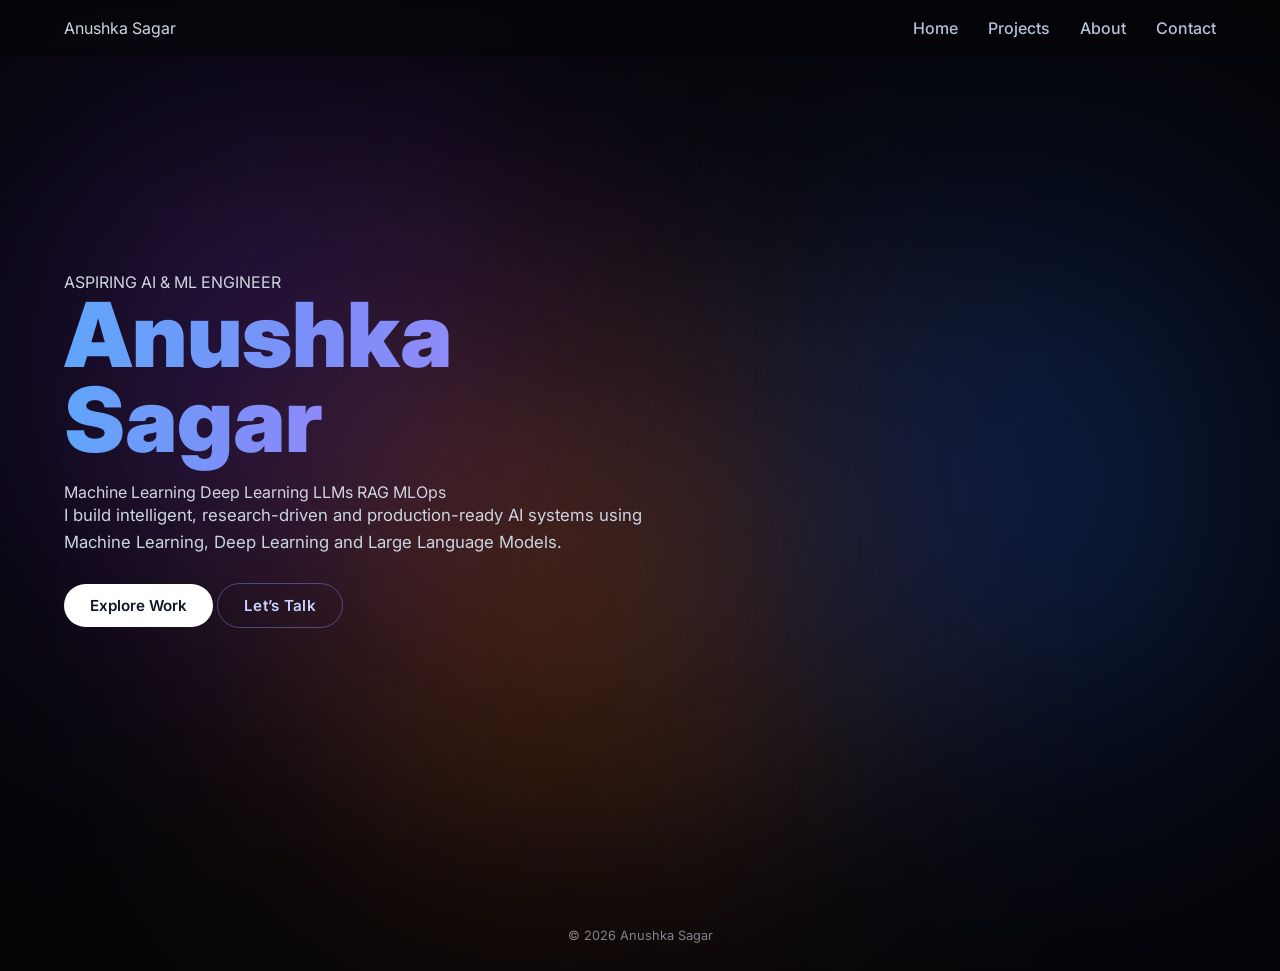
<file: index.html>
<!DOCTYPE html>
<html lang="en">
<head>
  <meta charset="UTF-8" />
  <meta name="viewport" content="width=device-width, initial-scale=1.0"/>
  <title>Anushka Sagar | AI ML Portfolio</title>

  <!-- Font -->
  <link href="https://fonts.googleapis.com/css2?family=Inter:wght@400;500;700;900&display=swap" rel="stylesheet">

  <!-- CSS -->
  <link rel="stylesheet" href="style.css">
</head>

<body>

<!-- BACKGROUND BLOBS -->
<div class="glow-bg">
  <span class="blob purple"></span>
  <span class="blob orange"></span>
  <span class="blob blue"></span>
</div>

<!-- NAVBAR -->
<header class="navbar">
  <div class="logo">Anushka Sagar</div>
  <nav>
    <a href="index.html">Home</a>
    <a href="projects.html">Projects</a>
    <a href="about.html">About</a>
    <a href="contact.html">Contact</a>
  </nav>
</header>

<!-- HERO -->
<section class="hero">
  <div class="hero-content">
    <p class="small-tag">ASPIRING AI & ML ENGINEER</p>

    <h1 class="hero-title">
      <span class="gradient-name">Anushka</span><br>
      <span class="gradient-name">Sagar</span>
    </h1>

    <div class="skills">
      <span>Machine Learning</span>
      <span>Deep Learning</span>
      <span>LLMs</span>
      <span>RAG</span>
      <span>MLOps</span>
    </div>

    <p class="hero-desc">
      I build intelligent, research-driven and production-ready AI systems
      using Machine Learning, Deep Learning and Large Language Models.
    </p>

    <div class="hero-actions">
      <a href="projects.html" class="btn primary">Explore Work</a>
      <a href="contact.html" class="btn ghost talk-btn">Let’s Talk</a>
    </div>
  </div>
</section>

<footer>
  © 2026 Anushka Sagar
</footer>

<!-- TORCH GLOW -->
<div class="cursor-glow"></div>

<!-- JS -->
<script src="script.js"></script>

</body>
</html>
</file>
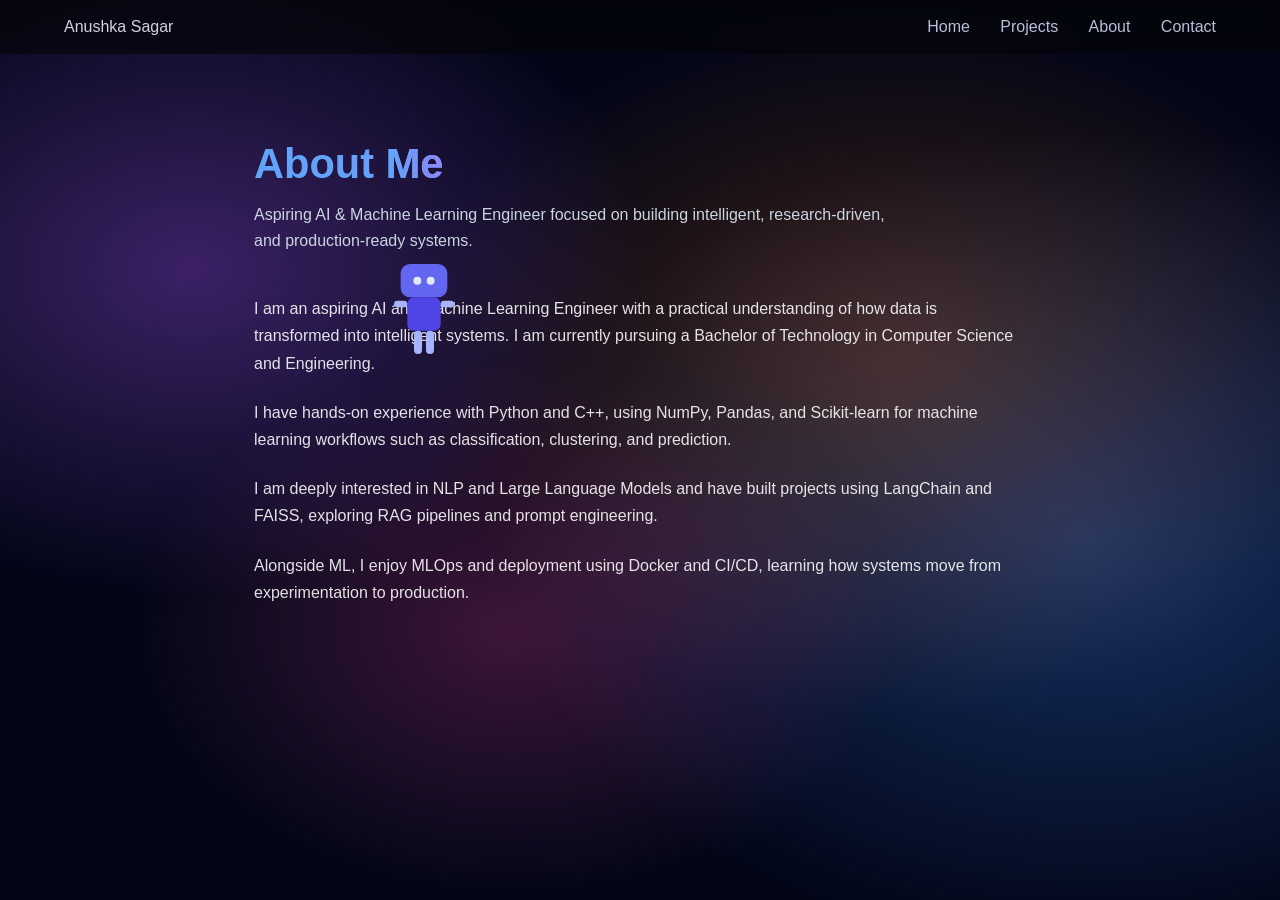
<file: about.html>
<!DOCTYPE html>
<html lang="en">
<head>
  <meta charset="UTF-8" />
  <meta name="viewport" content="width=device-width, initial-scale=1.0" />
  <title>About | Anushka Sagar</title>
  <link rel="stylesheet" href="style.css" />
</head>

<body>

<!-- AURORA BACKGROUND -->
<div class="aurora-bg"></div>

<!-- CURSOR TORCH -->
<div class="cursor-glow"></div>

<!-- NAVBAR -->
<header class="navbar">
  <div class="logo">Anushka Sagar</div>
  <nav>
    <a href="index.html">Home</a>
    <a href="projects.html">Projects</a>
    <a href="about.html" class="active">About</a>
    <a href="contact.html">Contact</a>
  </nav>
</header>

<!-- ABOUT PAGE -->
<main class="about-page">

  <section class="about-hero">
    <h1 class="section-title gradient-name">
      About <span class="gradient-name">Me</span>
    </h1>

    <p class="about-intro">
      Aspiring AI & Machine Learning Engineer focused on building
      intelligent, research-driven, and production-ready systems.
    </p>
  </section>

  <section class="about-content">
    <p>
      I am an aspiring AI and Machine Learning Engineer with a practical
      understanding of how data is transformed into intelligent systems.
      I am currently pursuing a Bachelor of Technology in Computer Science
      and Engineering.
    </p>

    <p>
      I have hands-on experience with Python and C++, using NumPy, Pandas,
      and Scikit-learn for machine learning workflows such as classification,
      clustering, and prediction.
    </p>

    <p>
      I am deeply interested in NLP and Large Language Models and have built
      projects using LangChain and FAISS, exploring RAG pipelines and prompt
      engineering.
    </p>

    <p>
      Alongside ML, I enjoy MLOps and deployment using Docker and CI/CD,
      learning how systems move from experimentation to production.
    </p>
  </section>

</main>

<!-- 🤖 INTERACTIVE ROBOT (SINGLE SOURCE OF TRUTH) -->
<!-- 🤖 ROBOT -->
<div id="robotAgent" class="robot-wrapper">
  <svg class="robot" viewBox="0 0 120 160" width="80">
    <rect x="25" y="0" width="70" height="50" rx="14" class="robot-head"/>
    <circle cx="50" cy="25" r="6" class="robot-eye"/>
    <circle cx="70" cy="25" r="6" class="robot-eye"/>

    <rect x="35" y="50" width="50" height="50" rx="10" class="robot-body"/>

    <rect x="15" y="55" width="20" height="10" rx="5" class="robot-arm left"/>
    <rect x="85" y="55" width="20" height="10" rx="5" class="robot-arm right"/>

    <rect x="45" y="100" width="12" height="35" rx="6" class="robot-leg left"/>
    <rect x="63" y="100" width="12" height="35" rx="6" class="robot-leg right"/>
  </svg>
</div>


<!-- ✅ SCRIPT (SAFE + INTERACTIVE) -->
<script>
document.addEventListener("DOMContentLoaded", () => {
  const robot = document.getElementById("robotAgent");
  if (!robot) return;

  let x = window.innerWidth * 0.3;
  let y = -120; // start above screen
  const ground = window.innerHeight - 140;
  let dir = 1;
  let state = "falling";

  function update() {
    robot.style.transform = `translate(${x}px, ${y}px) scaleX(${dir})`;
  }

  function fall() {
    y += 6;
    update();
    if (y < ground) {
      requestAnimationFrame(fall);
    } else {
      y = ground;
      state = "walking";
      robot.classList.add("walking");
      walk();
    }
  }

  function walk() {
    if (state !== "walking") return;
    x += dir * 0.6;
    if (x < 20 || x > window.innerWidth - 120) dir *= -1;
    update();
    requestAnimationFrame(walk);
  }

  // Hover reaction
  document.addEventListener("mousemove", (e) => {
    if (state !== "walking") return;
    const r = robot.getBoundingClientRect();
    if (Math.abs(e.clientX - r.left) < 120) {
      state = "paused";
      robot.classList.remove("walking");
      setTimeout(() => {
        state = "walking";
        robot.classList.add("walking");
        walk();
      }, 700);
    }
  });

  // Jump on click near
  document.addEventListener("click", (e) => {
    const r = robot.getBoundingClientRect();
    if (Math.abs(e.clientX - r.left) < 150) {
      robot.classList.add("jump");
      setTimeout(() => robot.classList.remove("jump"), 450);
    }
  });

  update();
  fall();
});
</script>


</body>
</html>
</file>
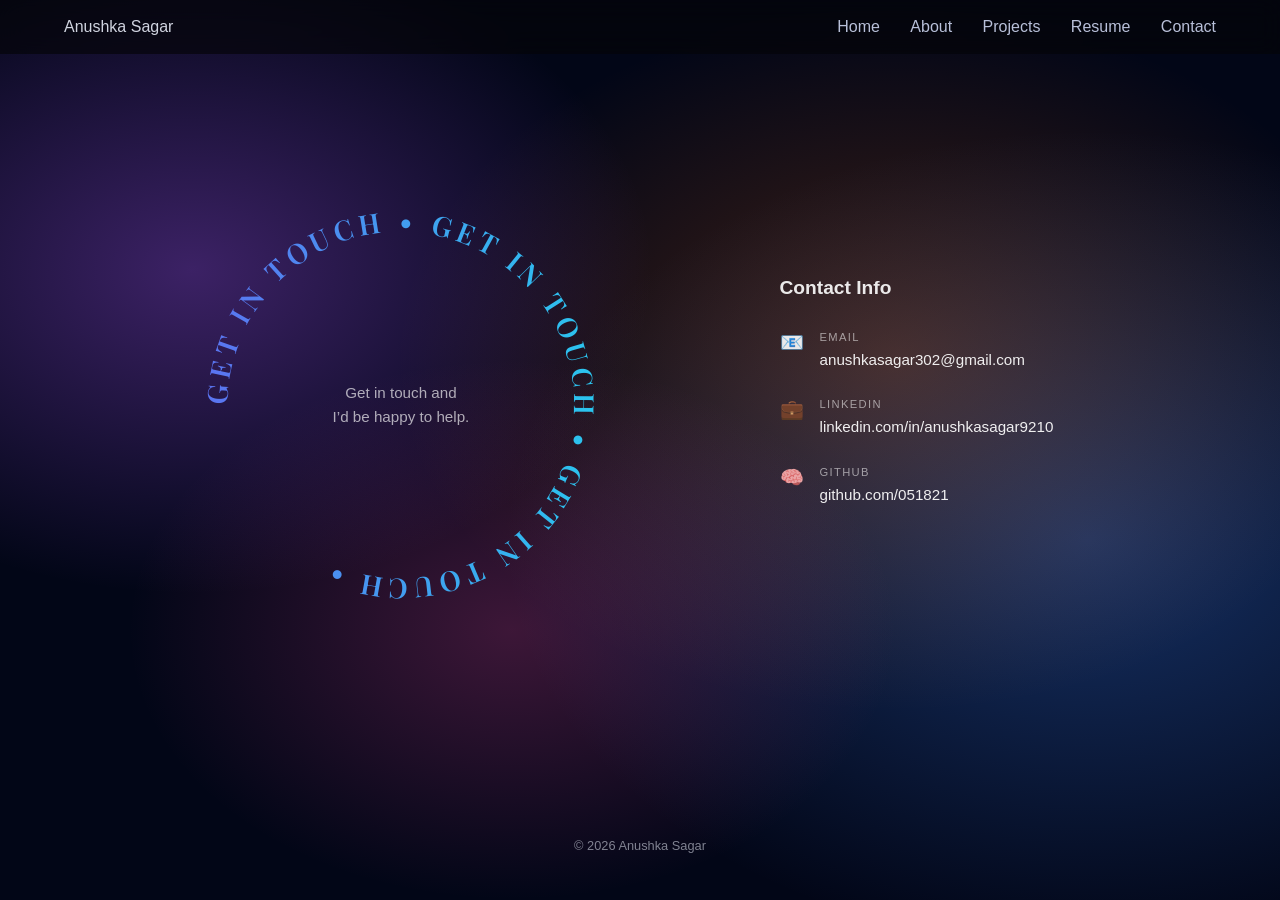
<file: contact.html>
<!DOCTYPE html>
<html lang="en">
<head>
  <meta charset="UTF-8" />
  <meta name="viewport" content="width=device-width, initial-scale=1.0"/>
  <title>Contact | Anushka Sagar</title>

  <link href="https://fonts.googleapis.com/css2?family=Playfair+Display:wght@400;600;700&display=swap" rel="stylesheet">
  <link rel="stylesheet" href="style.css" />
</head>
<body>
<div class="aurora-bg"></div>

<!-- AI BACKGROUND (same as index.html) -->
<div class="ai-bg">
  <span></span><span></span><span></span><span></span><span></span>
</div>

<!-- NAVBAR -->
<header class="navbar">
  <div class="logo">Anushka Sagar</div>
  <nav>
    <a href="index.html" class="nav-link">Home</a>
    <a href="about.html" class="nav-link">About</a>
    <a href="projects.html" class="nav-link">Projects</a>
    <a href="resume.pdf" target="_blank">Resume</a>
    <a href="contact.html" class="nav-link active">Contact</a>
  </nav>
</header>

<!-- CONTACT LAYOUT -->
<section class="contact-hero">

  <!-- LEFT: CURVED TEXT -->
  <div class="contact-curve">
    <svg viewBox="0 0 600 600">
      <defs>
        <linearGradient id="contactGradient" gradientUnits="userSpaceOnUse" x1="0" y1="0" x2="600" y2="0">
          <stop offset="0%" stop-color="#6366f1"/>
          <stop offset="100%" stop-color="#22d3ee"/>
        </linearGradient>

        <path id="curve"
          d="M 300,300
             m -200,0
             a 200,200 0 1,1 400,0
             a 200,200 0 1,1 -400,0" />
      </defs>

      <text width="600">
        <textPath xlink:href="#curve">
          GET IN TOUCH • GET IN TOUCH • GET IN TOUCH •
        </textPath>
      </text>
    </svg>

    <p class="contact-subtext">
      Get in touch and<br />I’d be happy to help.
    </p>
  </div>

  <!-- RIGHT: CONTACT INFO -->
  <div class="contact-info">
  <h3>Contact Info</h3>

  <div class="contact-item">
    <span class="icon">📧</span>
    <div>
      <span class="label">Email</span>
      <a href="mailto:anushkasagar302@gmail.com">
        anushkasagar302@gmail.com
      </a>
    </div>
  </div>

  <div class="contact-item">
    <span class="icon">💼</span>
    <div>
      <span class="label">LinkedIn</span>
      <a href="https://www.linkedin.com/in/anushkasagar9210/" target="_blank">
        linkedin.com/in/anushkasagar9210
      </a>
    </div>
  </div>

  <div class="contact-item">
    <span class="icon">🧠</span>
    <div>
      <span class="label">GitHub</span>
      <a href="https://github.com/051821" target="_blank">
        github.com/051821
      </a>
    </div>
  </div>
</div>


</section>
<!-- FOOTER -->
<footer>
  <p>© 2026 Anushka Sagar</p>
</footer>
<div class="cursor-glow"></div>
<script src="script.js"></script>
</body>
</html>
</file>
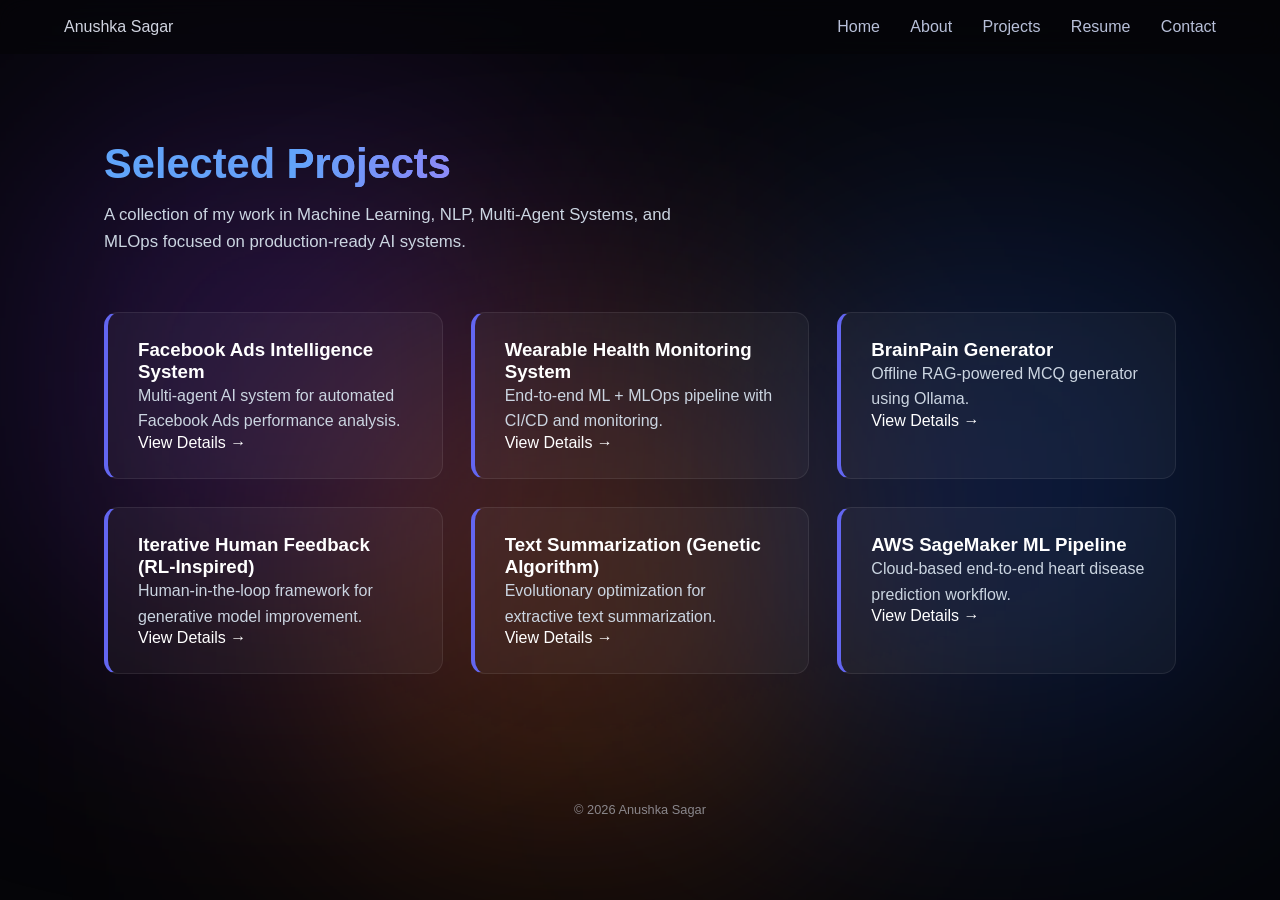
<file: projects.html>
<!DOCTYPE html>
<html lang="en">
<head>
  <meta charset="UTF-8" />
  <meta name="viewport" content="width=device-width, initial-scale=1.0"/>
  <title>Projects | Anushka Sagar</title>

  <link rel="stylesheet" href="style.css" />
</head>
<body>

<!-- BACKGROUND GLOW (same as index) -->
<div class="glow-bg">
  <div class="blob purple"></div>
  <div class="blob orange"></div>
  <div class="blob blue"></div>
</div>

<!-- NAVBAR -->
<header class="navbar">
  <div class="logo">Anushka Sagar</div>
  <nav>
    <a href="index.html">Home</a>
    <a href="about.html">About</a>
    <a href="projects.html" class="active">Projects</a>
    <a href="resume.pdf" target="_blank">Resume</a>
    <a href="contact.html">Contact</a>
  </nav>
</header>

<!-- PROJECTS -->
<section class="projects-page">
<h3 class="section-title gradient-name">
  Selected <span class="gradient-name">Projects</span>
</h3>

  <p class="hero-desc">
    A collection of my work in Machine Learning, NLP, Multi-Agent Systems,
    and MLOps focused on production-ready AI systems.
  </p>

  <div class="projects-grid">

    <a href="projects/facebook-ads.html" class="project-card ">
      <h3>Facebook Ads Intelligence System</h3>
      <p>Multi-agent AI system for automated Facebook Ads performance analysis.</p>
      <span class="project-link">View Details →</span>
    </a>

    <a href="projects/wearable-health.html" class="project-card">
      <h3>Wearable Health Monitoring System</h3>
      <p>End-to-end ML + MLOps pipeline with CI/CD and monitoring.</p>
      <span class="project-link">View Details →</span>
    </a>

    <a href="projects/brainpain.html" class="project-card">
      <h3>BrainPain Generator</h3>
      <p>Offline RAG-powered MCQ generator using Ollama.</p>
      <span class="project-link">View Details →</span>
    </a>

    <a href="projects/ihf-rl.html" class="project-card">
      <h3>Iterative Human Feedback (RL-Inspired)</h3>
      <p>Human-in-the-loop framework for generative model improvement.</p>
      <span class="project-link">View Details →</span>
    </a>

    <a href="projects/text-summarization.html" class="project-card">
      <h3>Text Summarization (Genetic Algorithm)</h3>
      <p>Evolutionary optimization for extractive text summarization.</p>
      <span class="project-link">View Details →</span>
    </a>

    <a href="projects/sagemaker.html" class="project-card">
      <h3>AWS SageMaker ML Pipeline</h3>
      <p>Cloud-based end-to-end heart disease prediction workflow.</p>
      <span class="project-link">View Details →</span>
    </a>

  </div>
</section>

<footer>
  © 2026 Anushka Sagar
</footer>

</body>
</html>
</file>
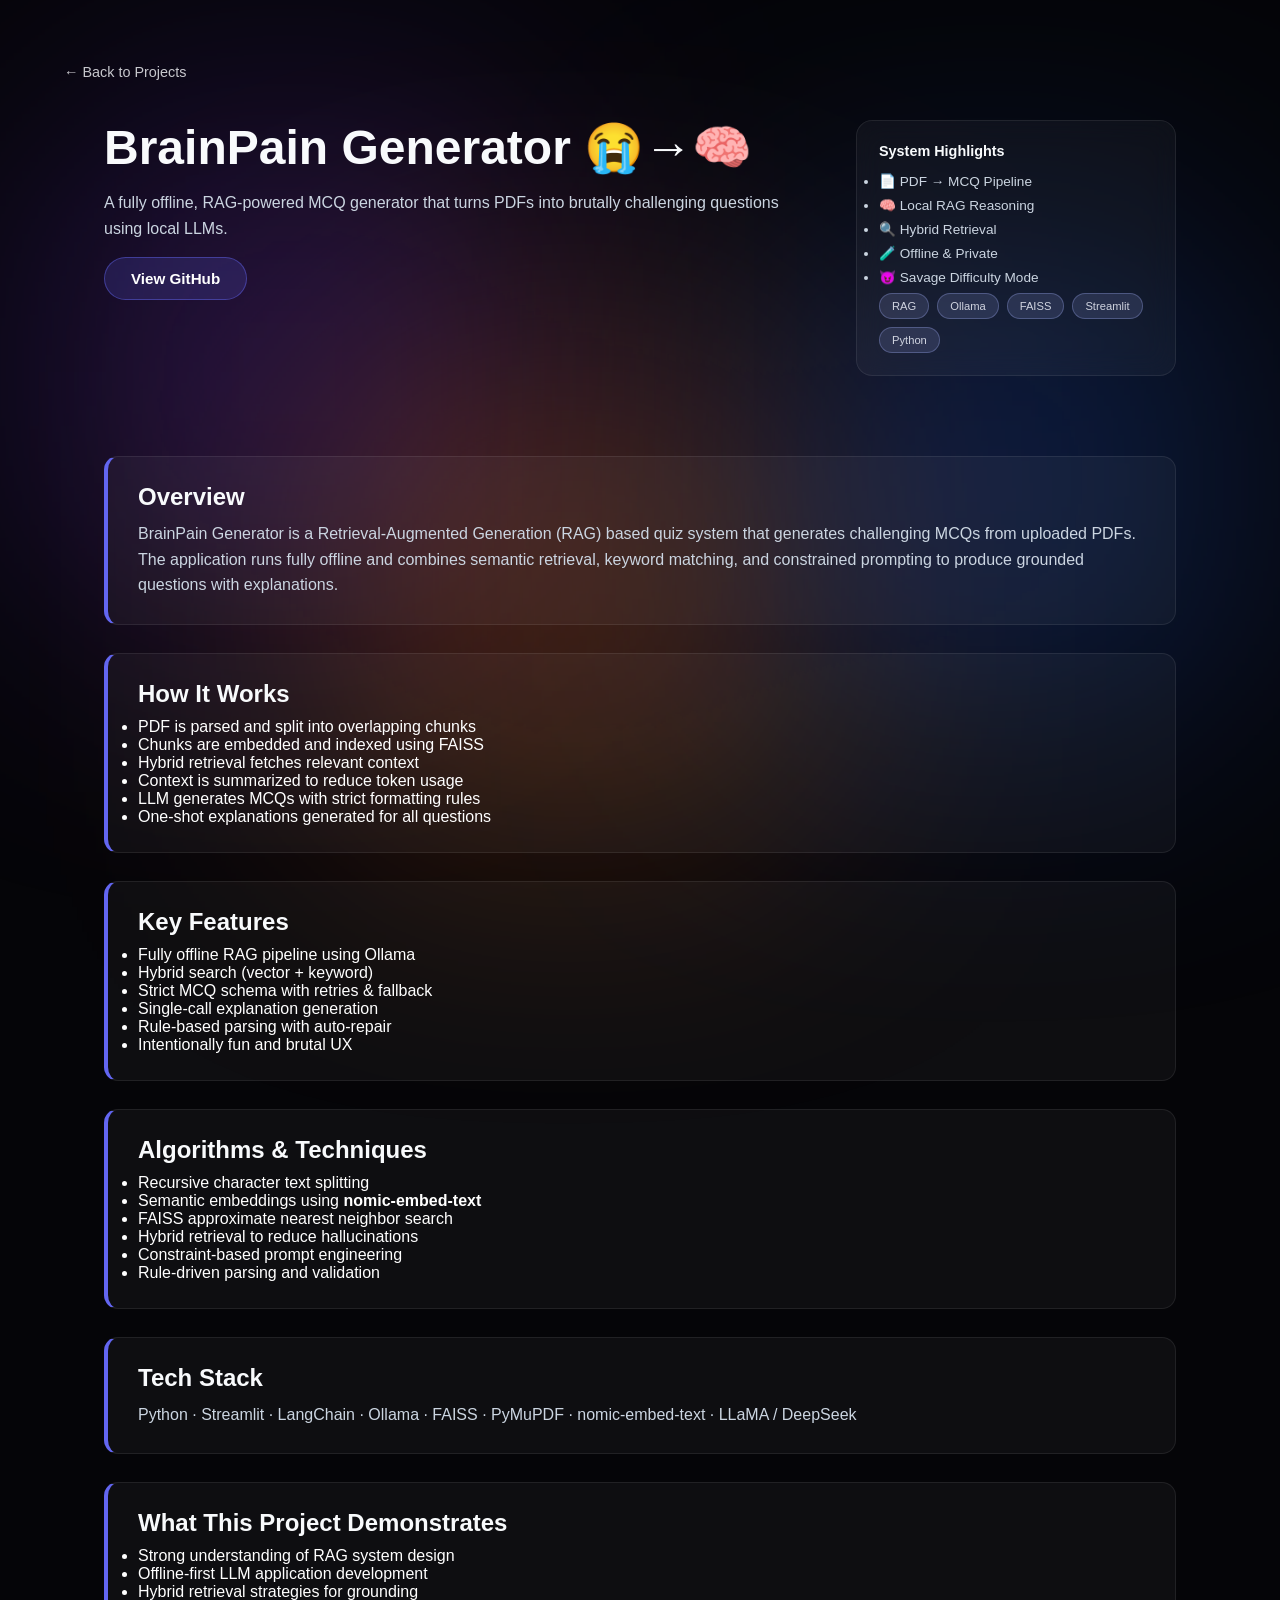
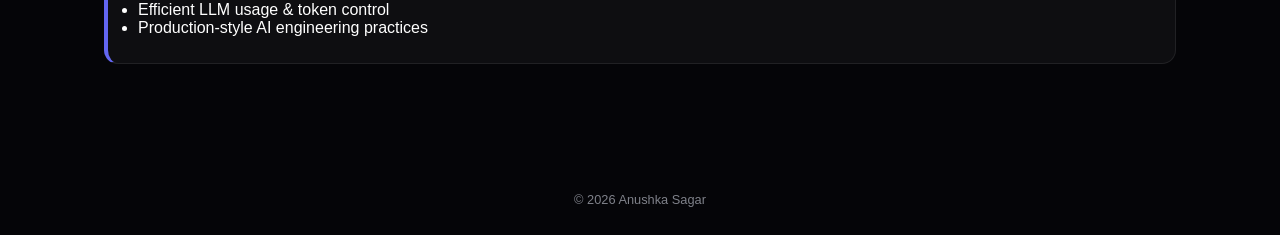
<file: projects/brainpain.html>
<!DOCTYPE html>
<html lang="en">
<head>
  <meta charset="UTF-8" />
  <meta name="viewport" content="width=device-width, initial-scale=1.0"/>
  <title>BrainPain Generator | Anushka Sagar</title>

  <link rel="stylesheet" href="../style.css" />
</head>
<body>

<!-- BACKGROUND GLOW (SAME AS OTHER PROJECT) -->
<div class="glow-bg">
  <div class="blob purple"></div>
  <div class="blob orange"></div>
  <div class="blob blue"></div>
</div>

<!-- TOP NAV (SAME STRUCTURE) -->
<header class="project-nav">
  <a href="../projects.html" class="back-link">← Back to Projects</a>
</header>

<!-- HERO -->
<section class="project-hero">
  <div class="project-hero-layout">

    <!-- LEFT CONTENT -->
    <div class="project-hero-main">
      <h1>BrainPain Generator 😭→🧠</h1>

      <p class="project-tagline">
        A fully offline, RAG-powered MCQ generator that turns PDFs into
        brutally challenging questions using local LLMs.
      </p>

      <a
        href="https://github.com/051821/BrainPain-Generater"
        target="_blank"
        class="btn github-btn"
      >
        View GitHub
      </a>
    </div>

    <!-- RIGHT SIDE PANEL (MATCHES ADS PROJECT STYLE) -->
    <div class="project-side-panel">
      <h4>System Highlights</h4>
      <ul>
        <li>📄 PDF → MCQ Pipeline</li>
        <li>🧠 Local RAG Reasoning</li>
        <li>🔍 Hybrid Retrieval</li>
        <li>🧪 Offline & Private</li>
        <li>😈 Savage Difficulty Mode</li>
      </ul>

      <div class="tech-tags">
        <span>RAG</span>
        <span>Ollama</span>
        <span>FAISS</span>
        <span>Streamlit</span>
        <span>Python</span>
      </div>
    </div>

  </div>
</section>

<!-- CONTENT -->
<main class="project-content">

  <section class="project-card">
    <h2>Overview</h2>
    <p>
      BrainPain Generator is a Retrieval-Augmented Generation (RAG) based quiz system
      that generates challenging MCQs from uploaded PDFs. The application runs fully
      offline and combines semantic retrieval, keyword matching, and constrained
      prompting to produce grounded questions with explanations.
    </p>
  </section>

  <section class="project-card">
    <h2>How It Works</h2>
    <ul>
      <li>PDF is parsed and split into overlapping chunks</li>
      <li>Chunks are embedded and indexed using FAISS</li>
      <li>Hybrid retrieval fetches relevant context</li>
      <li>Context is summarized to reduce token usage</li>
      <li>LLM generates MCQs with strict formatting rules</li>
      <li>One-shot explanations generated for all questions</li>
    </ul>
  </section>

  <section class="project-card">
    <h2>Key Features</h2>
    <ul>
      <li>Fully offline RAG pipeline using Ollama</li>
      <li>Hybrid search (vector + keyword)</li>
      <li>Strict MCQ schema with retries & fallback</li>
      <li>Single-call explanation generation</li>
      <li>Rule-based parsing with auto-repair</li>
      <li>Intentionally fun and brutal UX</li>
    </ul>
  </section>

  <section class="project-card">
    <h2>Algorithms & Techniques</h2>
    <ul>
      <li>Recursive character text splitting</li>
      <li>Semantic embeddings using <strong>nomic-embed-text</strong></li>
      <li>FAISS approximate nearest neighbor search</li>
      <li>Hybrid retrieval to reduce hallucinations</li>
      <li>Constraint-based prompt engineering</li>
      <li>Rule-driven parsing and validation</li>
    </ul>
  </section>

  <section class="project-card">
    <h2>Tech Stack</h2>
    <p>
      Python · Streamlit · LangChain · Ollama · FAISS · PyMuPDF ·
      nomic-embed-text · LLaMA / DeepSeek
    </p>
  </section>

  <section class="project-card">
    <h2>What This Project Demonstrates</h2>
    <ul>
      <li>Strong understanding of RAG system design</li>
      <li>Offline-first LLM application development</li>
      <li>Hybrid retrieval strategies for grounding</li>
      <li>Efficient LLM usage & token control</li>
      <li>Production-style AI engineering practices</li>
    </ul>
  </section>

</main>

<footer>
  <p>© 2026 Anushka Sagar</p>
</footer>

</body>
</html>
</file>
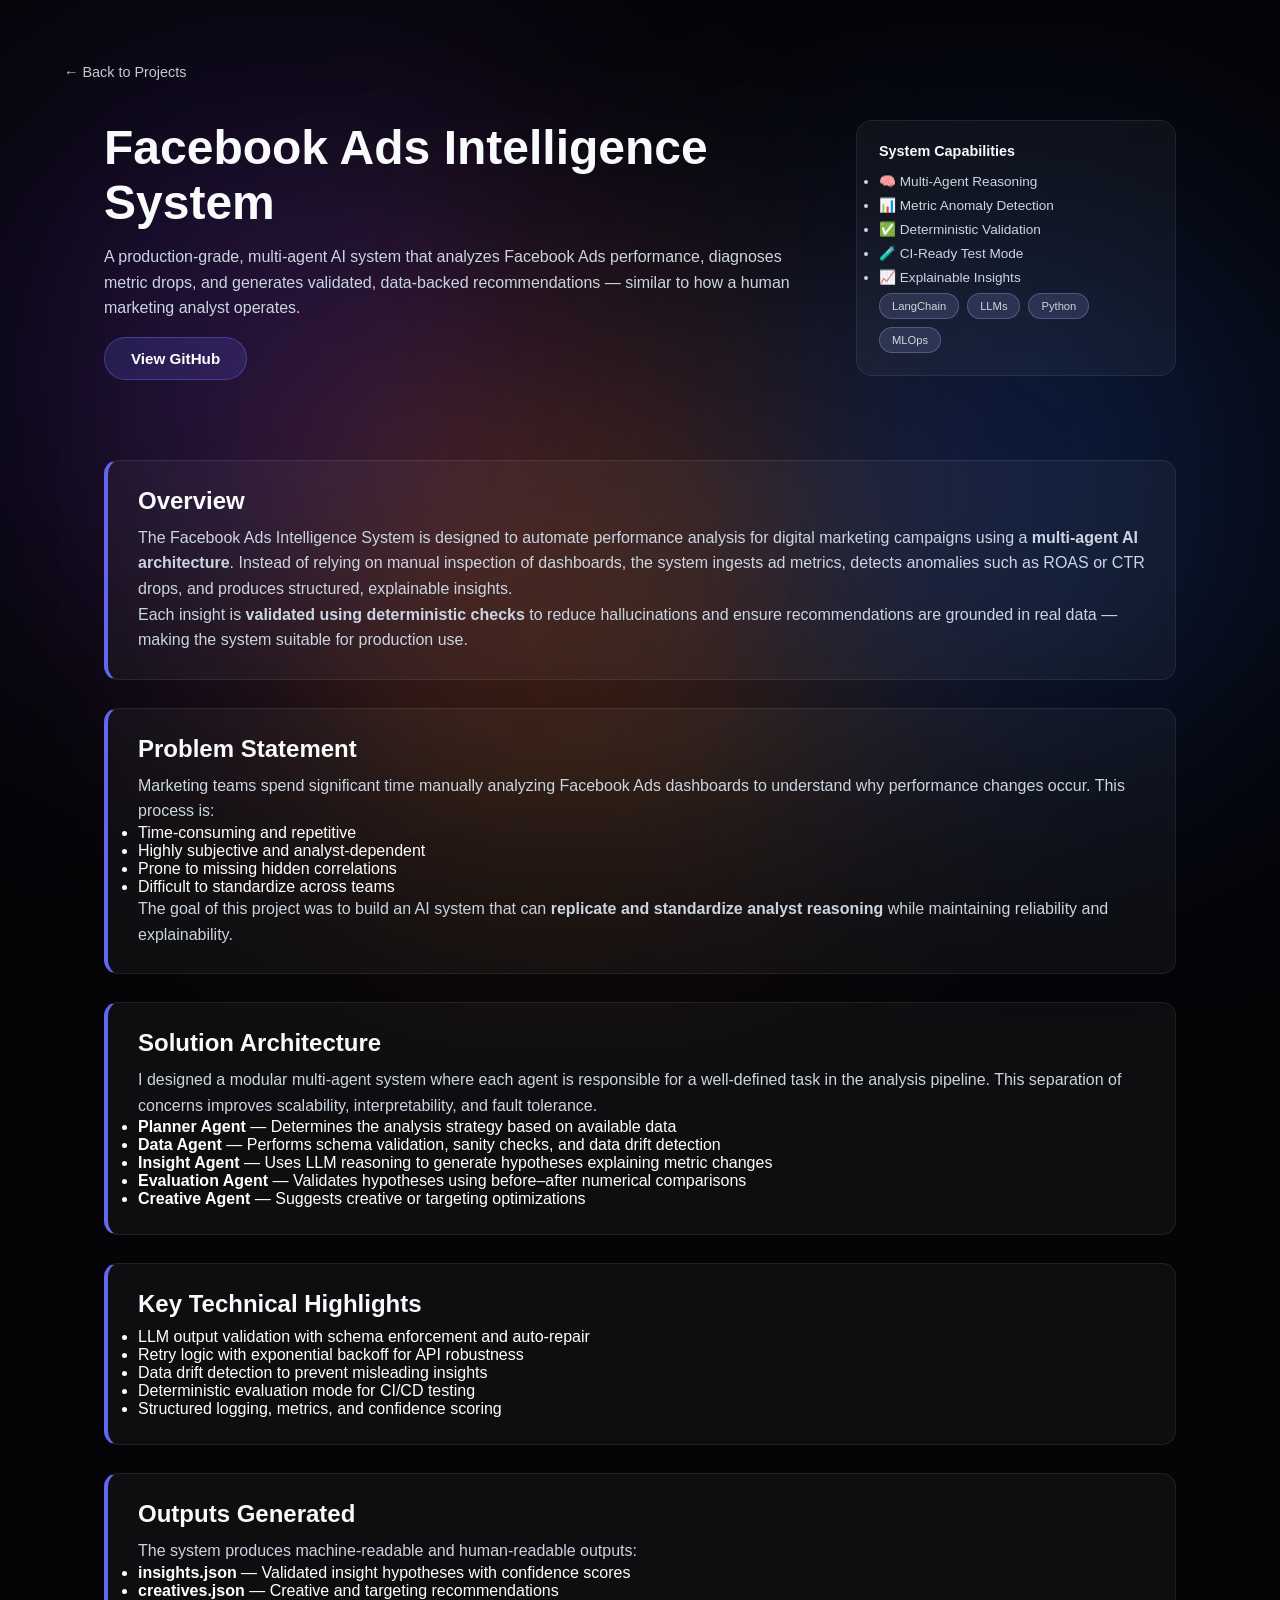
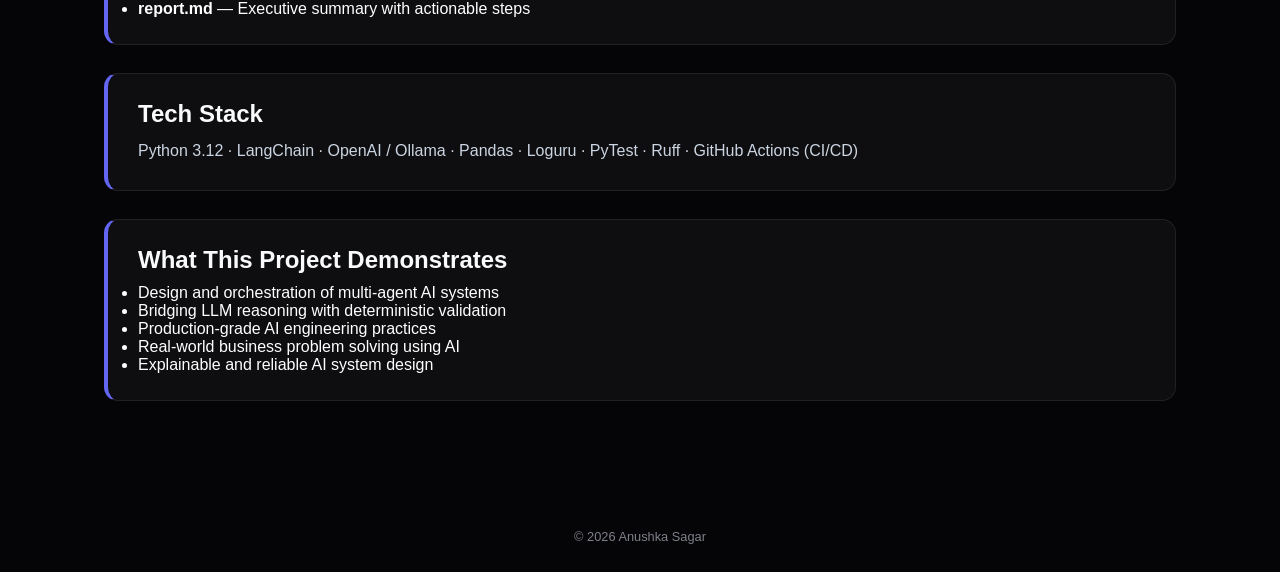
<file: projects/facebook-ads.html>
<!DOCTYPE html>
<html lang="en">
<head>
  <meta charset="UTF-8" />
  <meta name="viewport" content="width=device-width, initial-scale=1.0"/>
  <title>Facebook Ads Intelligence System | Anushka Sagar</title>

  <link rel="stylesheet" href="../style.css" />
</head>
<body>

<!-- BACKGROUND GLOW -->
<div class="glow-bg">
  <div class="blob purple"></div>
  <div class="blob orange"></div>
  <div class="blob blue"></div>
</div>

<!-- TOP NAV -->
<header class="project-nav">
  <a href="file:///C:/portfolio/projects.html" class="back-link">← Back to Projects</a>
</header>

<!-- HERO -->
<section class="project-hero">
  <div class="project-hero-layout">
    
    <div class="project-hero-main">
      <h1>Facebook Ads Intelligence System</h1>
      <p class="project-tagline">
        A production-grade, multi-agent AI system that analyzes Facebook Ads performance,
        diagnoses metric drops, and generates validated, data-backed recommendations —
        similar to how a human marketing analyst operates.
      </p>

      <a href="https://github.com/051821/Multiagent-Fb-ad-analysis"
         target="_blank"
         class="btn github-btn">
        View GitHub
      </a>
    </div>

    <div class="project-side-panel">
      <h4>System Capabilities</h4>
      <ul>
        <li>🧠 Multi-Agent Reasoning</li>
        <li>📊 Metric Anomaly Detection</li>
        <li>✅ Deterministic Validation</li>
        <li>🧪 CI-Ready Test Mode</li>
        <li>📈 Explainable Insights</li>
      </ul>

      <div class="tech-tags">
        <span>LangChain</span>
        <span>LLMs</span>
        <span>Python</span>
        <span>MLOps</span>
      </div>
    </div>

  </div>
</section>


<!-- CONTENT -->
<main class="project-content">

  <!-- OVERVIEW -->
  <section class="project-card">
    <h2>Overview</h2>
    <p>
      The Facebook Ads Intelligence System is designed to automate performance analysis
      for digital marketing campaigns using a <strong>multi-agent AI architecture</strong>.
      Instead of relying on manual inspection of dashboards, the system ingests ad metrics,
      detects anomalies such as ROAS or CTR drops, and produces structured, explainable insights.
    </p>

    <p>
      Each insight is <strong>validated using deterministic checks</strong> to reduce hallucinations
      and ensure recommendations are grounded in real data — making the system suitable
      for production use.
    </p>
  </section>

  <!-- PROBLEM -->
  <section class="project-card">
    <h2>Problem Statement</h2>
    <p>
      Marketing teams spend significant time manually analyzing Facebook Ads dashboards
      to understand why performance changes occur. This process is:
    </p>

    <ul>
      <li>Time-consuming and repetitive</li>
      <li>Highly subjective and analyst-dependent</li>
      <li>Prone to missing hidden correlations</li>
      <li>Difficult to standardize across teams</li>
    </ul>

    <p>
      The goal of this project was to build an AI system that can
      <strong>replicate and standardize analyst reasoning</strong>
      while maintaining reliability and explainability.
    </p>
  </section>

  <!-- ARCHITECTURE -->
  <section class="project-card">
    <h2>Solution Architecture</h2>
    <p>
      I designed a modular multi-agent system where each agent is responsible for a
      well-defined task in the analysis pipeline. This separation of concerns improves
      scalability, interpretability, and fault tolerance.
    </p>

    <ul>
      <li>
        <strong>Planner Agent</strong> — Determines the analysis strategy based on available data
      </li>
      <li>
        <strong>Data Agent</strong> — Performs schema validation, sanity checks, and data drift detection
      </li>
      <li>
        <strong>Insight Agent</strong> — Uses LLM reasoning to generate hypotheses explaining metric changes
      </li>
      <li>
        <strong>Evaluation Agent</strong> — Validates hypotheses using before–after numerical comparisons
      </li>
      <li>
        <strong>Creative Agent</strong> — Suggests creative or targeting optimizations
      </li>
    </ul>
  </section>

  <!-- TECH HIGHLIGHTS -->
  <section class="project-card">
    <h2>Key Technical Highlights</h2>
    <ul>
      <li>LLM output validation with schema enforcement and auto-repair</li>
      <li>Retry logic with exponential backoff for API robustness</li>
      <li>Data drift detection to prevent misleading insights</li>
      <li>Deterministic evaluation mode for CI/CD testing</li>
      <li>Structured logging, metrics, and confidence scoring</li>
    </ul>
  </section>

  <!-- OUTPUTS -->
  <section class="project-card">
    <h2>Outputs Generated</h2>
    <p>The system produces machine-readable and human-readable outputs:</p>

    <ul>
      <li><strong>insights.json</strong> — Validated insight hypotheses with confidence scores</li>
      <li><strong>creatives.json</strong> — Creative and targeting recommendations</li>
      <li><strong>report.md</strong> — Executive summary with actionable steps</li>
    </ul>
  </section>

  <!-- TECH STACK -->
  <section class="project-card">
    <h2>Tech Stack</h2>
    <p>
      Python 3.12 · LangChain · OpenAI / Ollama · Pandas · Loguru · PyTest · Ruff ·
      GitHub Actions (CI/CD)
    </p>
  </section>

  <!-- TAKEAWAYS -->
  <section class="project-card">
    <h2>What This Project Demonstrates</h2>
    <ul>
      <li>Design and orchestration of multi-agent AI systems</li>
      <li>Bridging LLM reasoning with deterministic validation</li>
      <li>Production-grade AI engineering practices</li>
      <li>Real-world business problem solving using AI</li>
      <li>Explainable and reliable AI system design</li>
    </ul>
  </section>

</main>

<footer>
  <p>© 2026 Anushka Sagar</p>
</footer>

</body>
</html>
</file>
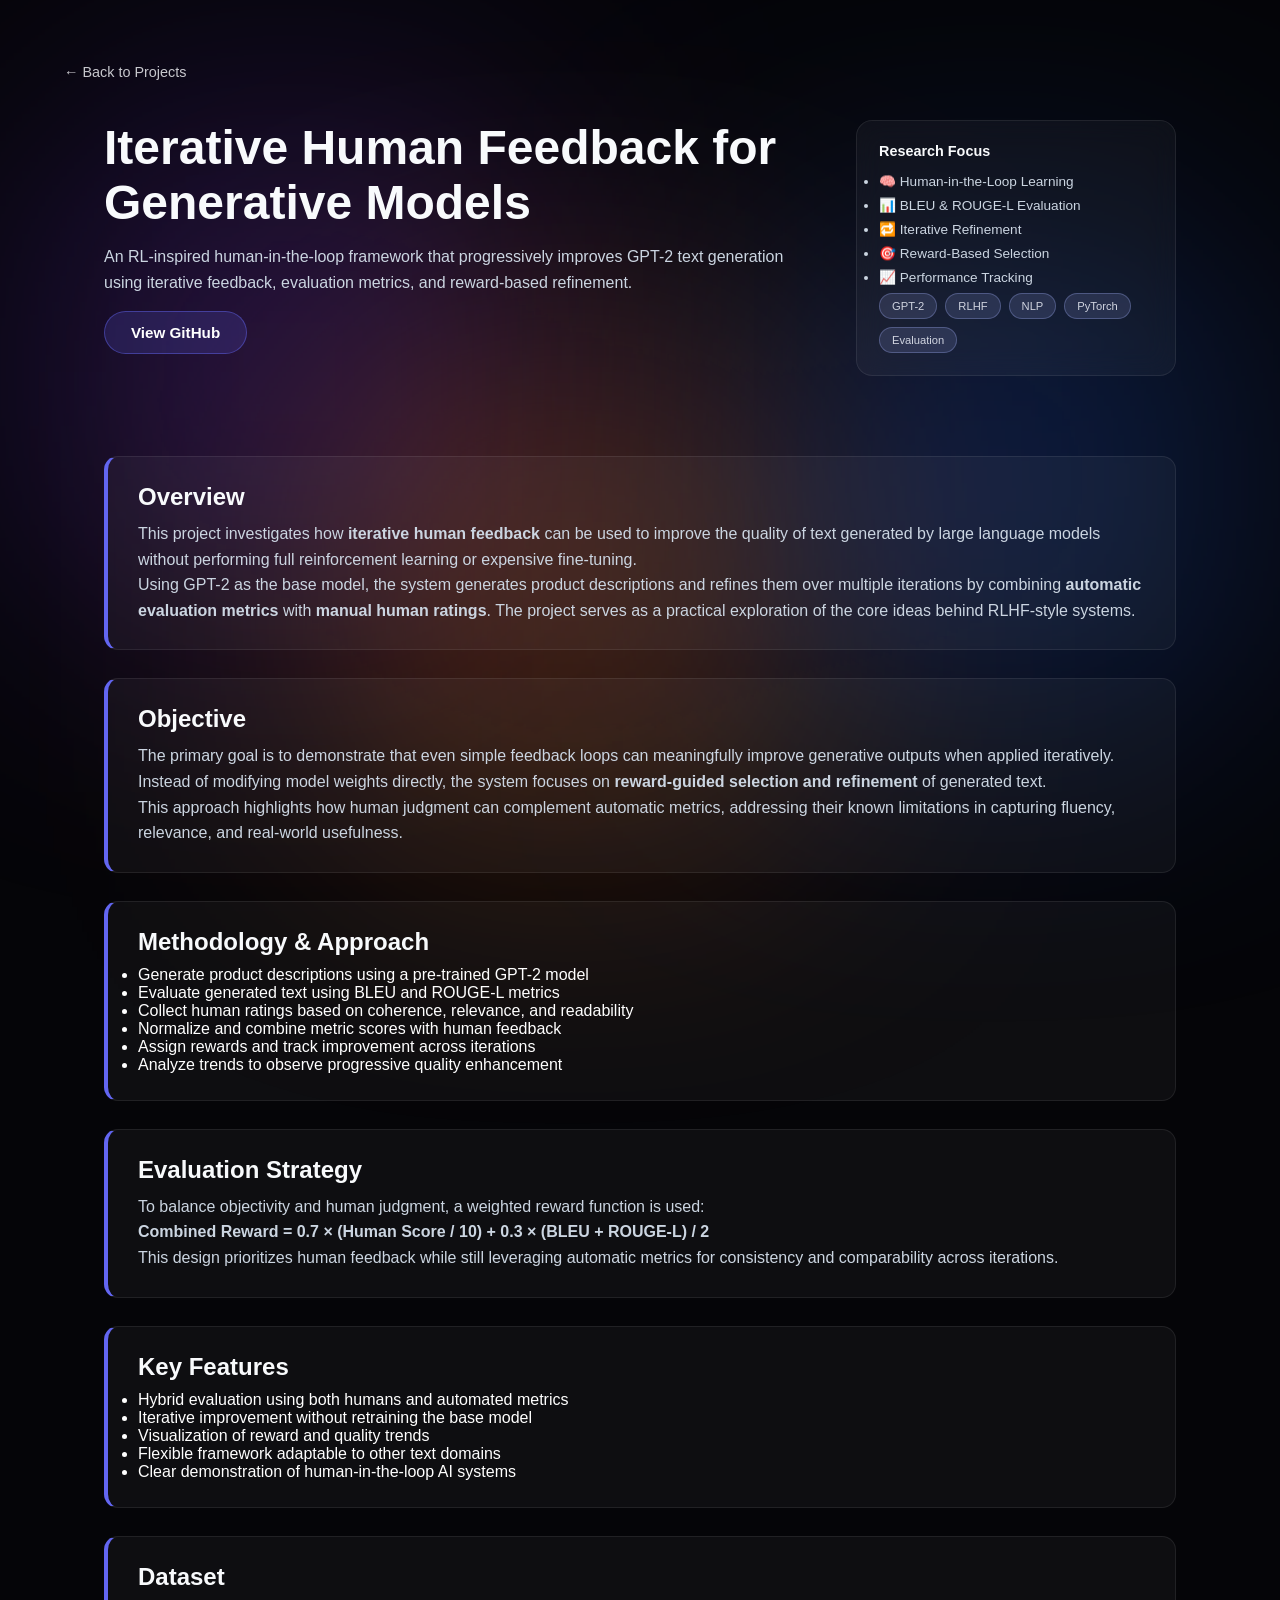
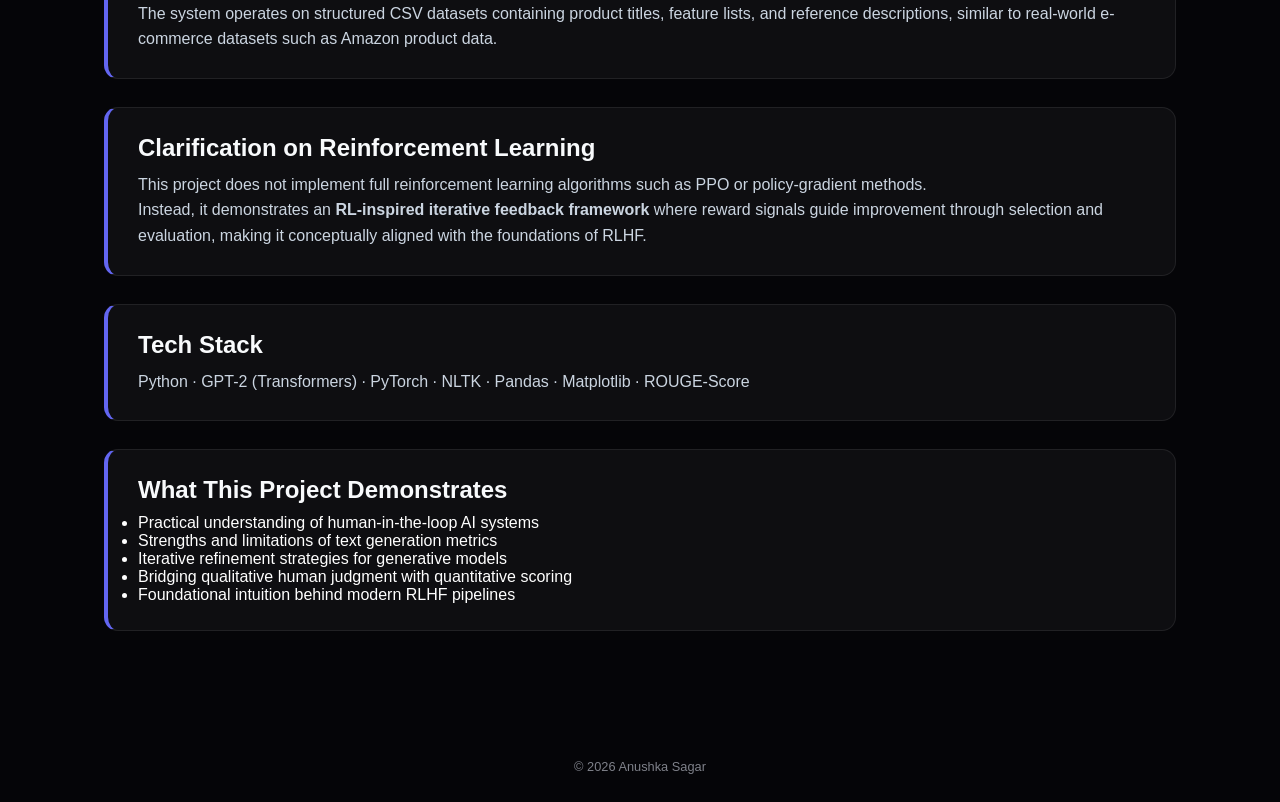
<file: projects/ihf-rl.html>
<!DOCTYPE html>
<html lang="en">
<head>
  <meta charset="UTF-8" />
  <meta name="viewport" content="width=device-width, initial-scale=1.0"/>
  <title>Iterative Human Feedback for Generative Models | Anushka Sagar</title>

  <link rel="stylesheet" href="../style.css" />
</head>
<body>

<!-- BACKGROUND GLOW -->
<div class="glow-bg">
  <div class="blob purple"></div>
  <div class="blob orange"></div>
  <div class="blob blue"></div>
</div>

<!-- TOP NAV -->
<header class="project-nav">
  <a href="../projects.html" class="back-link">← Back to Projects</a>
</header>

<!-- HERO -->
<section class="project-hero">
  <div class="project-hero-layout">

    <!-- LEFT -->
    <div class="project-hero-main">
      <h1>Iterative Human Feedback for Generative Models</h1>

      <p class="project-tagline">
        An RL-inspired human-in-the-loop framework that progressively improves
        GPT-2 text generation using iterative feedback, evaluation metrics,
        and reward-based refinement.
      </p>

      <a
        href="https://github.com/051821/IHF_RL"
        target="_blank"
        class="btn github-btn"
      >
        View GitHub
      </a>
    </div>

    <!-- RIGHT PANEL -->
    <div class="project-side-panel">
      <h4>Research Focus</h4>
      <ul>
        <li>🧠 Human-in-the-Loop Learning</li>
        <li>📊 BLEU & ROUGE-L Evaluation</li>
        <li>🔁 Iterative Refinement</li>
        <li>🎯 Reward-Based Selection</li>
        <li>📈 Performance Tracking</li>
      </ul>

      <div class="tech-tags">
        <span>GPT-2</span>
        <span>RLHF</span>
        <span>NLP</span>
        <span>PyTorch</span>
        <span>Evaluation</span>
      </div>
    </div>

  </div>
</section>

<!-- CONTENT -->
<main class="project-content">

  <section class="project-card">
    <h2>Overview</h2>
    <p>
      This project investigates how <strong>iterative human feedback</strong> can be
      used to improve the quality of text generated by large language models without
      performing full reinforcement learning or expensive fine-tuning.
    </p>

    <p>
      Using GPT-2 as the base model, the system generates product descriptions and
      refines them over multiple iterations by combining
      <strong>automatic evaluation metrics</strong> with
      <strong>manual human ratings</strong>. The project serves as a practical
      exploration of the core ideas behind RLHF-style systems.
    </p>
  </section>

  <section class="project-card">
    <h2>Objective</h2>
    <p>
      The primary goal is to demonstrate that even simple feedback loops can
      meaningfully improve generative outputs when applied iteratively.
      Instead of modifying model weights directly, the system focuses on
      <strong>reward-guided selection and refinement</strong> of generated text.
    </p>

    <p>
      This approach highlights how human judgment can complement automatic metrics,
      addressing their known limitations in capturing fluency, relevance,
      and real-world usefulness.
    </p>
  </section>

  <section class="project-card">
    <h2>Methodology & Approach</h2>
    <ul>
      <li>Generate product descriptions using a pre-trained GPT-2 model</li>
      <li>Evaluate generated text using BLEU and ROUGE-L metrics</li>
      <li>Collect human ratings based on coherence, relevance, and readability</li>
      <li>Normalize and combine metric scores with human feedback</li>
      <li>Assign rewards and track improvement across iterations</li>
      <li>Analyze trends to observe progressive quality enhancement</li>
    </ul>
  </section>

  <section class="project-card">
    <h2>Evaluation Strategy</h2>
    <p>
      To balance objectivity and human judgment, a weighted reward function is used:
    </p>

    <p>
      <strong>
        Combined Reward = 0.7 × (Human Score / 10) + 0.3 × (BLEU + ROUGE-L) / 2
      </strong>
    </p>

    <p>
      This design prioritizes human feedback while still leveraging automatic metrics
      for consistency and comparability across iterations.
    </p>
  </section>

  <section class="project-card">
    <h2>Key Features</h2>
    <ul>
      <li>Hybrid evaluation using both humans and automated metrics</li>
      <li>Iterative improvement without retraining the base model</li>
      <li>Visualization of reward and quality trends</li>
      <li>Flexible framework adaptable to other text domains</li>
      <li>Clear demonstration of human-in-the-loop AI systems</li>
    </ul>
  </section>

  <section class="project-card">
    <h2>Dataset</h2>
    <p>
      The system operates on structured CSV datasets containing product titles,
      feature lists, and reference descriptions, similar to real-world
      e-commerce datasets such as Amazon product data.
    </p>
  </section>

  <section class="project-card">
    <h2>Clarification on Reinforcement Learning</h2>
    <p>
      This project does not implement full reinforcement learning algorithms
      such as PPO or policy-gradient methods.
    </p>

    <p>
      Instead, it demonstrates an <strong>RL-inspired iterative feedback framework</strong>
      where reward signals guide improvement through selection and evaluation,
      making it conceptually aligned with the foundations of RLHF.
    </p>
  </section>

  <section class="project-card">
    <h2>Tech Stack</h2>
    <p>
      Python · GPT-2 (Transformers) · PyTorch · NLTK · Pandas ·
      Matplotlib · ROUGE-Score
    </p>
  </section>

  <section class="project-card">
    <h2>What This Project Demonstrates</h2>
    <ul>
      <li>Practical understanding of human-in-the-loop AI systems</li>
      <li>Strengths and limitations of text generation metrics</li>
      <li>Iterative refinement strategies for generative models</li>
      <li>Bridging qualitative human judgment with quantitative scoring</li>
      <li>Foundational intuition behind modern RLHF pipelines</li>
    </ul>
  </section>

</main>

<footer>
  <p>© 2026 Anushka Sagar</p>
</footer>

</body>
</html>
</file>
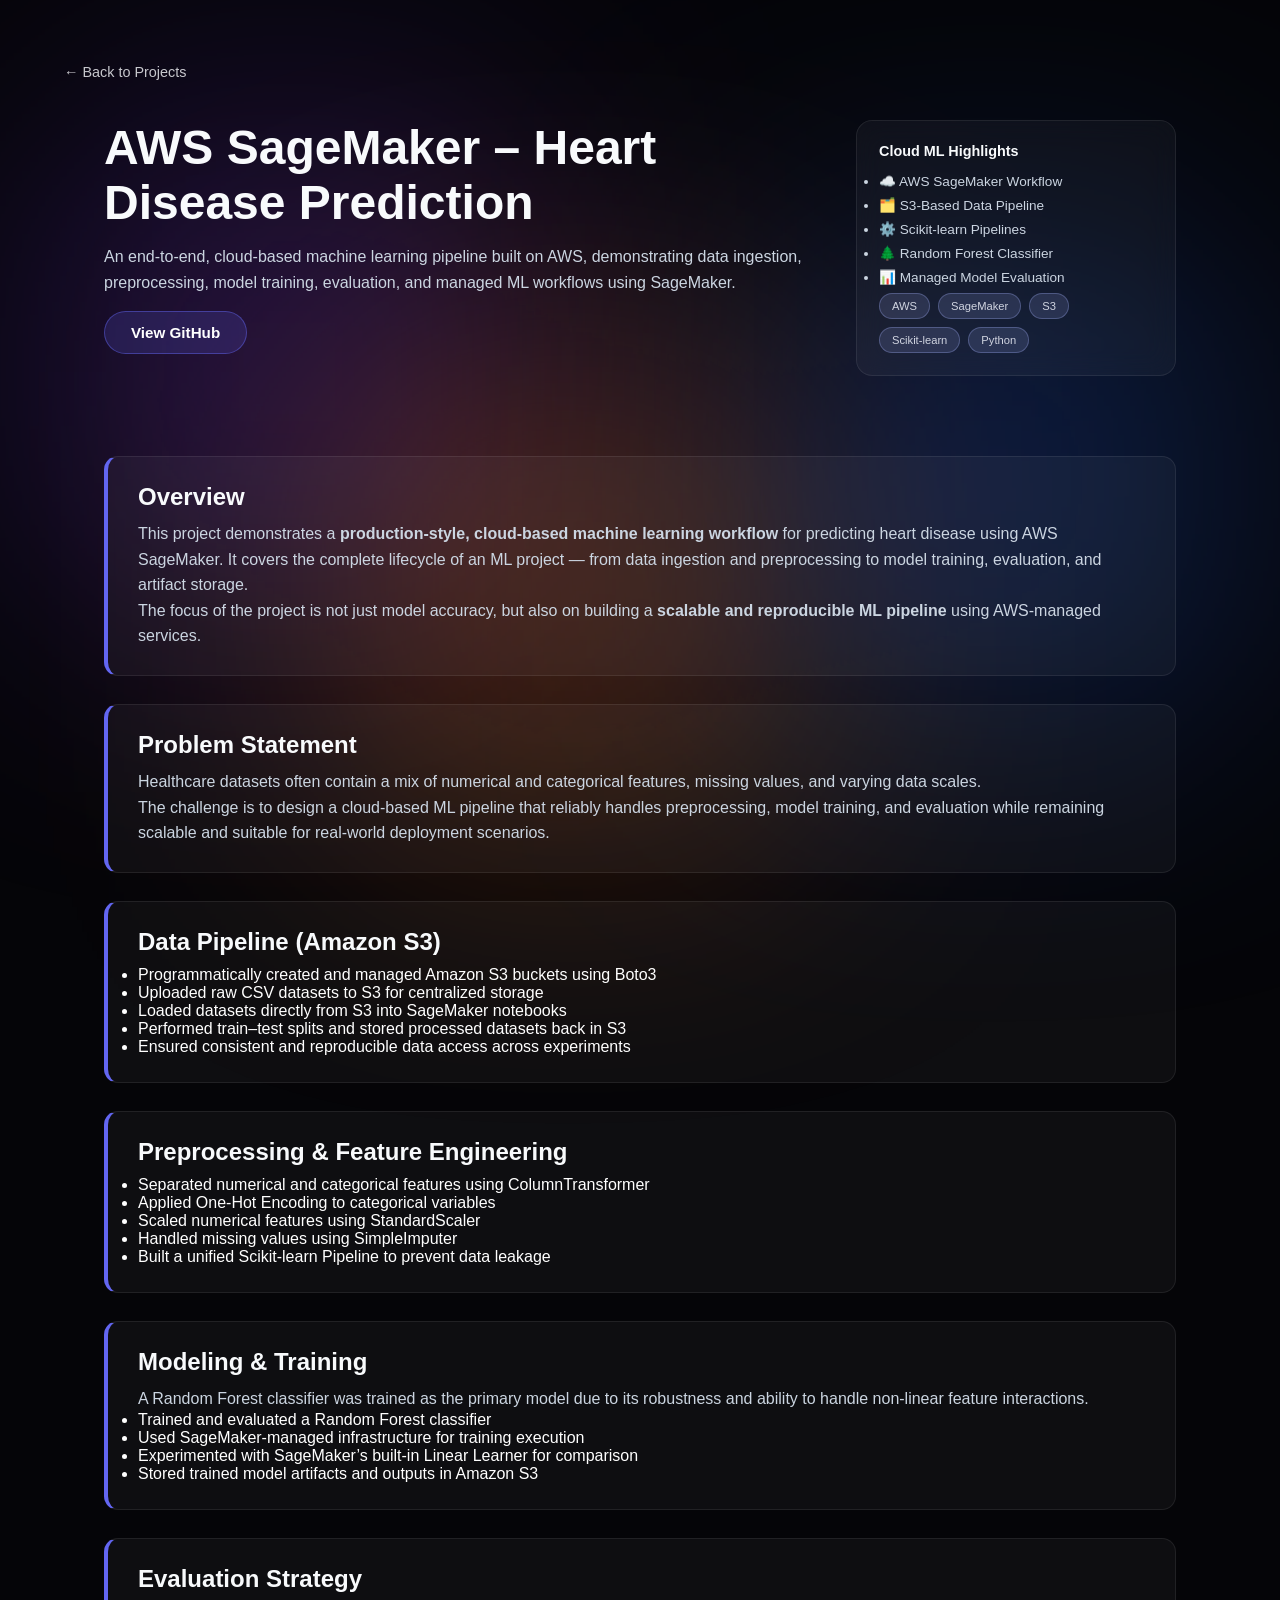
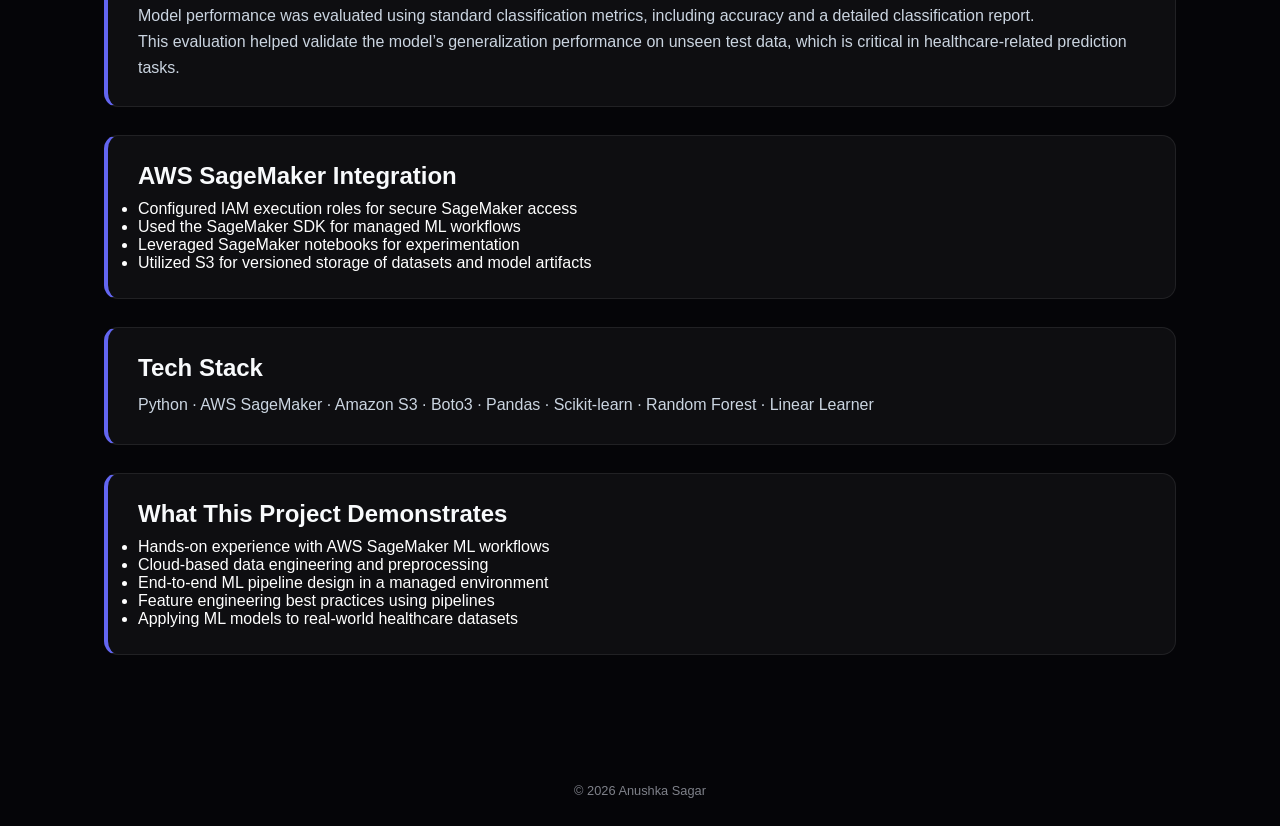
<file: projects/sagemaker.html>
<!DOCTYPE html>
<html lang="en">
<head>
  <meta charset="UTF-8" />
  <meta name="viewport" content="width=device-width, initial-scale=1.0"/>
  <title>AWS SageMaker Heart Disease Prediction | Anushka Sagar</title>

  <link rel="stylesheet" href="../style.css" />
</head>
<body>

<!-- BACKGROUND GLOW -->
<div class="glow-bg">
  <div class="blob purple"></div>
  <div class="blob orange"></div>
  <div class="blob blue"></div>
</div>

<!-- TOP NAV -->
<header class="project-nav">
  <a href="../projects.html" class="back-link">← Back to Projects</a>
</header>

<!-- HERO -->
<section class="project-hero">
  <div class="project-hero-layout">

    <!-- LEFT -->
    <div class="project-hero-main">
      <h1>AWS SageMaker – Heart Disease Prediction</h1>

      <p class="project-tagline">
        An end-to-end, cloud-based machine learning pipeline built on AWS,
        demonstrating data ingestion, preprocessing, model training,
        evaluation, and managed ML workflows using SageMaker.
      </p>

      <a
        href="https://github.com/051821/SAGEMAKER"
        target="_blank"
        class="btn github-btn"
      >
        View GitHub
      </a>
    </div>

    <!-- RIGHT PANEL -->
    <div class="project-side-panel">
      <h4>Cloud ML Highlights</h4>
      <ul>
        <li>☁️ AWS SageMaker Workflow</li>
        <li>🗂️ S3-Based Data Pipeline</li>
        <li>⚙️ Scikit-learn Pipelines</li>
        <li>🌲 Random Forest Classifier</li>
        <li>📊 Managed Model Evaluation</li>
      </ul>

      <div class="tech-tags">
        <span>AWS</span>
        <span>SageMaker</span>
        <span>S3</span>
        <span>Scikit-learn</span>
        <span>Python</span>
      </div>
    </div>

  </div>
</section>

<!-- CONTENT -->
<main class="project-content">

  <section class="project-card">
    <h2>Overview</h2>
    <p>
      This project demonstrates a <strong>production-style, cloud-based machine
      learning workflow</strong> for predicting heart disease using AWS SageMaker.
      It covers the complete lifecycle of an ML project — from data ingestion and
      preprocessing to model training, evaluation, and artifact storage.
    </p>

    <p>
      The focus of the project is not just model accuracy, but also on building
      a <strong>scalable and reproducible ML pipeline</strong> using AWS-managed services.
    </p>
  </section>

  <section class="project-card">
    <h2>Problem Statement</h2>
    <p>
      Healthcare datasets often contain a mix of numerical and categorical features,
      missing values, and varying data scales.
    </p>

    <p>
      The challenge is to design a cloud-based ML pipeline that reliably handles
      preprocessing, model training, and evaluation while remaining scalable and
      suitable for real-world deployment scenarios.
    </p>
  </section>

  <section class="project-card">
    <h2>Data Pipeline (Amazon S3)</h2>
    <ul>
      <li>Programmatically created and managed Amazon S3 buckets using Boto3</li>
      <li>Uploaded raw CSV datasets to S3 for centralized storage</li>
      <li>Loaded datasets directly from S3 into SageMaker notebooks</li>
      <li>Performed train–test splits and stored processed datasets back in S3</li>
      <li>Ensured consistent and reproducible data access across experiments</li>
    </ul>
  </section>

  <section class="project-card">
    <h2>Preprocessing & Feature Engineering</h2>
    <ul>
      <li>Separated numerical and categorical features using ColumnTransformer</li>
      <li>Applied One-Hot Encoding to categorical variables</li>
      <li>Scaled numerical features using StandardScaler</li>
      <li>Handled missing values using SimpleImputer</li>
      <li>Built a unified Scikit-learn Pipeline to prevent data leakage</li>
    </ul>
  </section>

  <section class="project-card">
    <h2>Modeling & Training</h2>
    <p>
      A Random Forest classifier was trained as the primary model due to its robustness
      and ability to handle non-linear feature interactions.
    </p>

    <ul>
      <li>Trained and evaluated a Random Forest classifier</li>
      <li>Used SageMaker-managed infrastructure for training execution</li>
      <li>Experimented with SageMaker’s built-in Linear Learner for comparison</li>
      <li>Stored trained model artifacts and outputs in Amazon S3</li>
    </ul>
  </section>

  <section class="project-card">
    <h2>Evaluation Strategy</h2>
    <p>
      Model performance was evaluated using standard classification metrics,
      including accuracy and a detailed classification report.
    </p>

    <p>
      This evaluation helped validate the model’s generalization performance
      on unseen test data, which is critical in healthcare-related prediction tasks.
    </p>
  </section>

  <section class="project-card">
    <h2>AWS SageMaker Integration</h2>
    <ul>
      <li>Configured IAM execution roles for secure SageMaker access</li>
      <li>Used the SageMaker SDK for managed ML workflows</li>
      <li>Leveraged SageMaker notebooks for experimentation</li>
      <li>Utilized S3 for versioned storage of datasets and model artifacts</li>
    </ul>
  </section>

  <section class="project-card">
    <h2>Tech Stack</h2>
    <p>
      Python · AWS SageMaker · Amazon S3 · Boto3 · Pandas · Scikit-learn ·
      Random Forest · Linear Learner
    </p>
  </section>

  <section class="project-card">
    <h2>What This Project Demonstrates</h2>
    <ul>
      <li>Hands-on experience with AWS SageMaker ML workflows</li>
      <li>Cloud-based data engineering and preprocessing</li>
      <li>End-to-end ML pipeline design in a managed environment</li>
      <li>Feature engineering best practices using pipelines</li>
      <li>Applying ML models to real-world healthcare datasets</li>
    </ul>
  </section>

</main>

<footer>
  <p>© 2026 Anushka Sagar</p>
</footer>

</body>
</html>
</file>
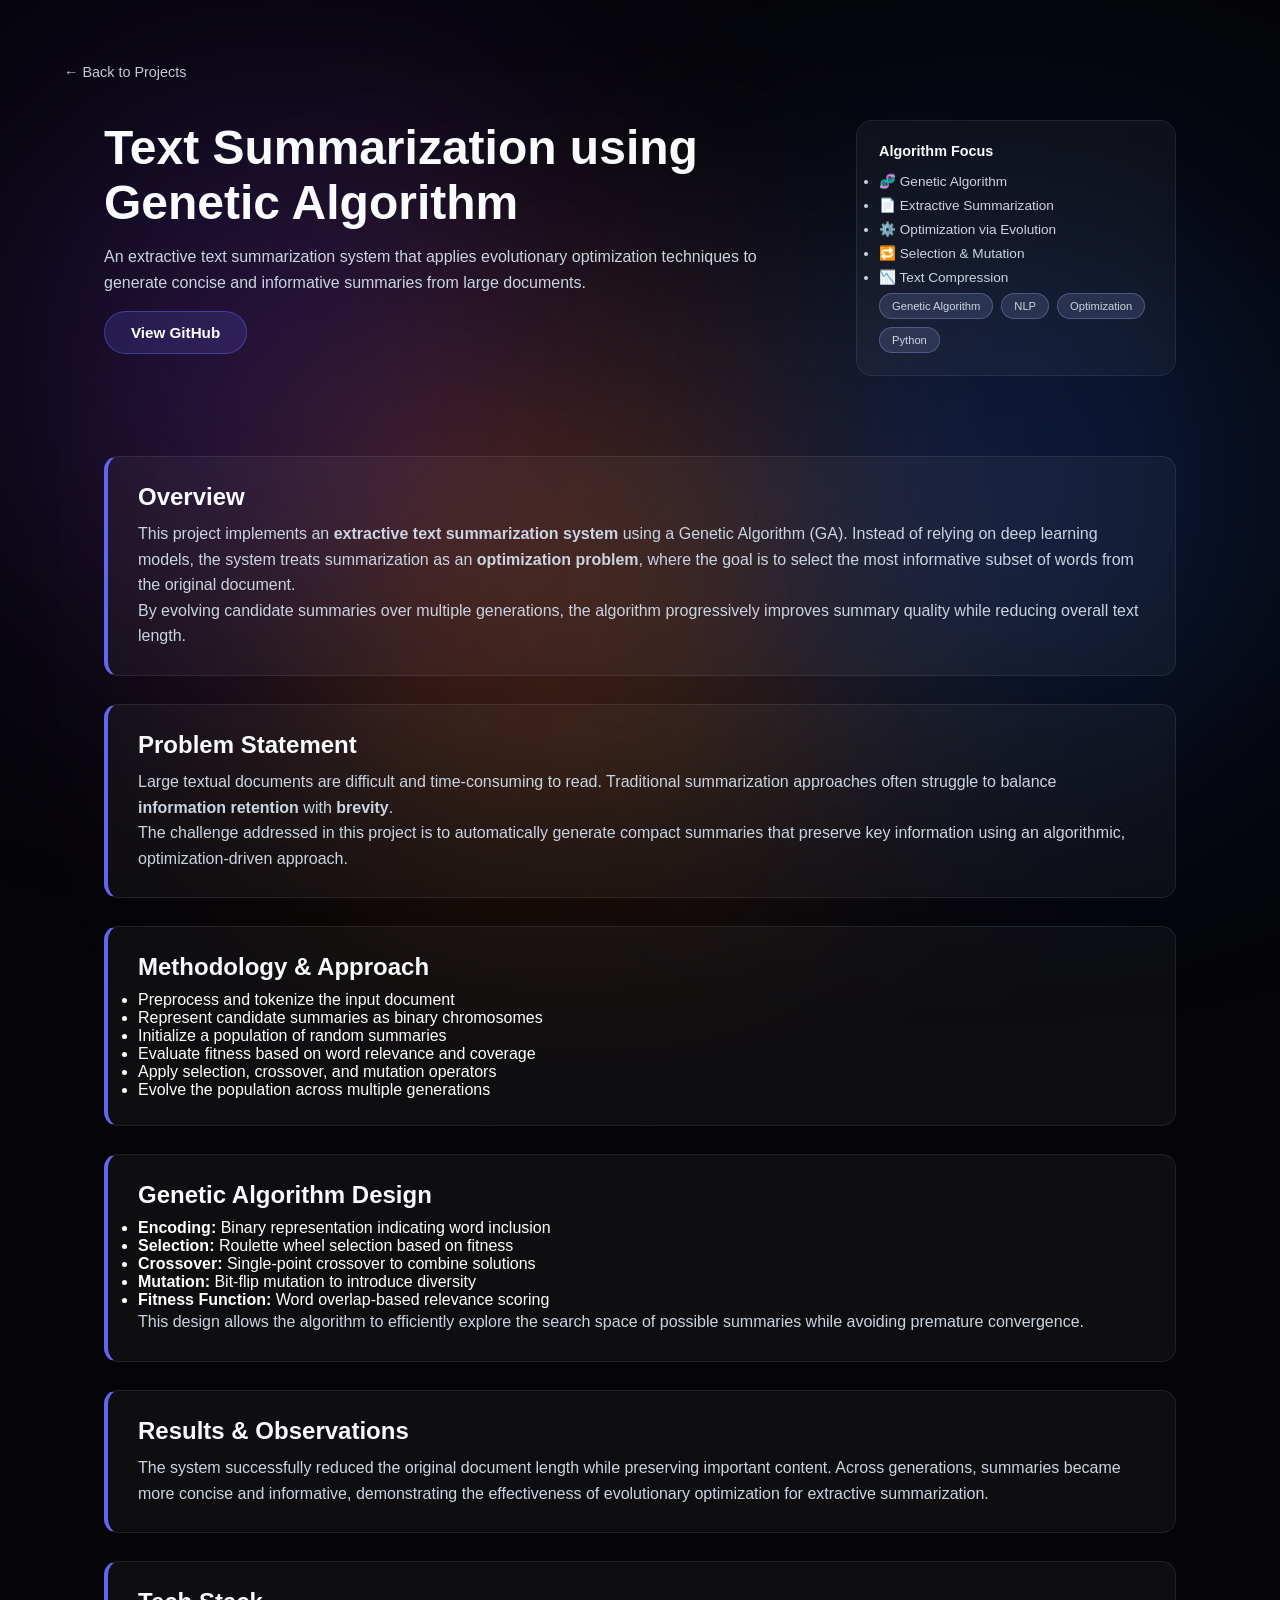
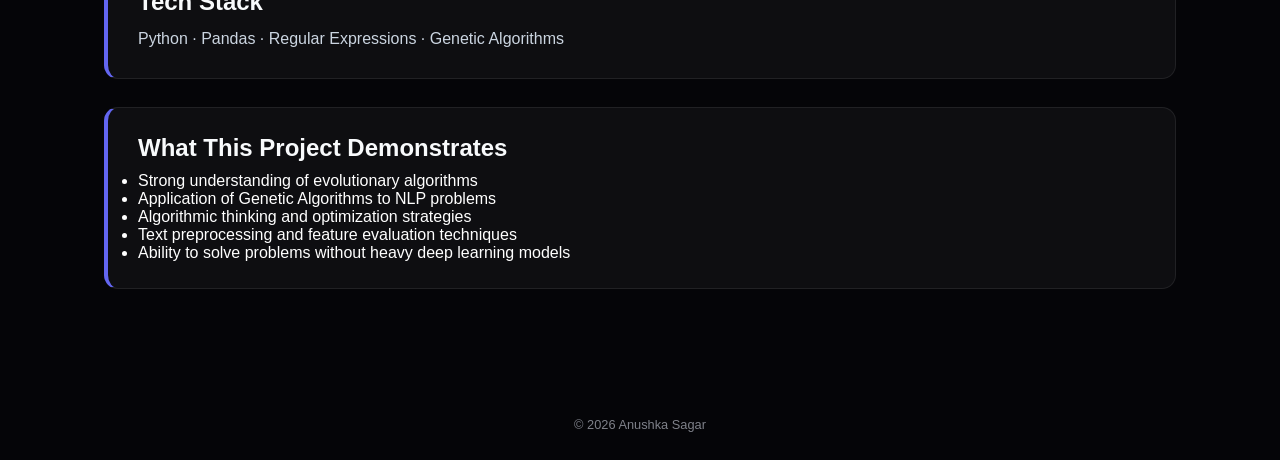
<file: projects/text-summarization.html>
<!DOCTYPE html>
<html lang="en">
<head>
  <meta charset="UTF-8" />
  <meta name="viewport" content="width=device-width, initial-scale=1.0"/>
  <title>Text Summarization using Genetic Algorithm | Anushka Sagar</title>

  <link rel="stylesheet" href="../style.css" />
</head>
<body>

<!-- BACKGROUND GLOW -->
<div class="glow-bg">
  <div class="blob purple"></div>
  <div class="blob orange"></div>
  <div class="blob blue"></div>
</div>

<!-- TOP NAV -->
<header class="project-nav">
  <a href="../projects.html" class="back-link">← Back to Projects</a>
</header>

<!-- HERO -->
<section class="project-hero">
  <div class="project-hero-layout">

    <!-- LEFT -->
    <div class="project-hero-main">
      <h1>Text Summarization using Genetic Algorithm</h1>

      <p class="project-tagline">
        An extractive text summarization system that applies evolutionary
        optimization techniques to generate concise and informative summaries
        from large documents.
      </p>

      <a
        href="https://github.com/051821/Text-Summarization"
        target="_blank"
        class="btn github-btn"
      >
        View GitHub
      </a>
    </div>

    <!-- RIGHT PANEL -->
    <div class="project-side-panel">
      <h4>Algorithm Focus</h4>
      <ul>
        <li>🧬 Genetic Algorithm</li>
        <li>📄 Extractive Summarization</li>
        <li>⚙️ Optimization via Evolution</li>
        <li>🔁 Selection & Mutation</li>
        <li>📉 Text Compression</li>
      </ul>

      <div class="tech-tags">
        <span>Genetic Algorithm</span>
        <span>NLP</span>
        <span>Optimization</span>
        <span>Python</span>
      </div>
    </div>

  </div>
</section>

<!-- CONTENT -->
<main class="project-content">

  <section class="project-card">
    <h2>Overview</h2>
    <p>
      This project implements an <strong>extractive text summarization system</strong>
      using a Genetic Algorithm (GA). Instead of relying on deep learning models,
      the system treats summarization as an <strong>optimization problem</strong>,
      where the goal is to select the most informative subset of words from the
      original document.
    </p>

    <p>
      By evolving candidate summaries over multiple generations, the algorithm
      progressively improves summary quality while reducing overall text length.
    </p>
  </section>

  <section class="project-card">
    <h2>Problem Statement</h2>
    <p>
      Large textual documents are difficult and time-consuming to read.
      Traditional summarization approaches often struggle to balance
      <strong>information retention</strong> with <strong>brevity</strong>.
    </p>

    <p>
      The challenge addressed in this project is to automatically generate
      compact summaries that preserve key information using an algorithmic,
      optimization-driven approach.
    </p>
  </section>

  <section class="project-card">
    <h2>Methodology & Approach</h2>
    <ul>
      <li>Preprocess and tokenize the input document</li>
      <li>Represent candidate summaries as binary chromosomes</li>
      <li>Initialize a population of random summaries</li>
      <li>Evaluate fitness based on word relevance and coverage</li>
      <li>Apply selection, crossover, and mutation operators</li>
      <li>Evolve the population across multiple generations</li>
    </ul>
  </section>

  <section class="project-card">
    <h2>Genetic Algorithm Design</h2>
    <ul>
      <li><strong>Encoding:</strong> Binary representation indicating word inclusion</li>
      <li><strong>Selection:</strong> Roulette wheel selection based on fitness</li>
      <li><strong>Crossover:</strong> Single-point crossover to combine solutions</li>
      <li><strong>Mutation:</strong> Bit-flip mutation to introduce diversity</li>
      <li><strong>Fitness Function:</strong> Word overlap-based relevance scoring</li>
    </ul>

    <p>
      This design allows the algorithm to efficiently explore the search space
      of possible summaries while avoiding premature convergence.
    </p>
  </section>

  <section class="project-card">
    <h2>Results & Observations</h2>
    <p>
      The system successfully reduced the original document length while
      preserving important content. Across generations, summaries became more
      concise and informative, demonstrating the effectiveness of evolutionary
      optimization for extractive summarization.
    </p>
  </section>

  <section class="project-card">
    <h2>Tech Stack</h2>
    <p>
      Python · Pandas · Regular Expressions · Genetic Algorithms
    </p>
  </section>

  <section class="project-card">
    <h2>What This Project Demonstrates</h2>
    <ul>
      <li>Strong understanding of evolutionary algorithms</li>
      <li>Application of Genetic Algorithms to NLP problems</li>
      <li>Algorithmic thinking and optimization strategies</li>
      <li>Text preprocessing and feature evaluation techniques</li>
      <li>Ability to solve problems without heavy deep learning models</li>
    </ul>
  </section>

</main>

<footer>
  <p>© 2026 Anushka Sagar</p>
</footer>

</body>
</html>
</file>
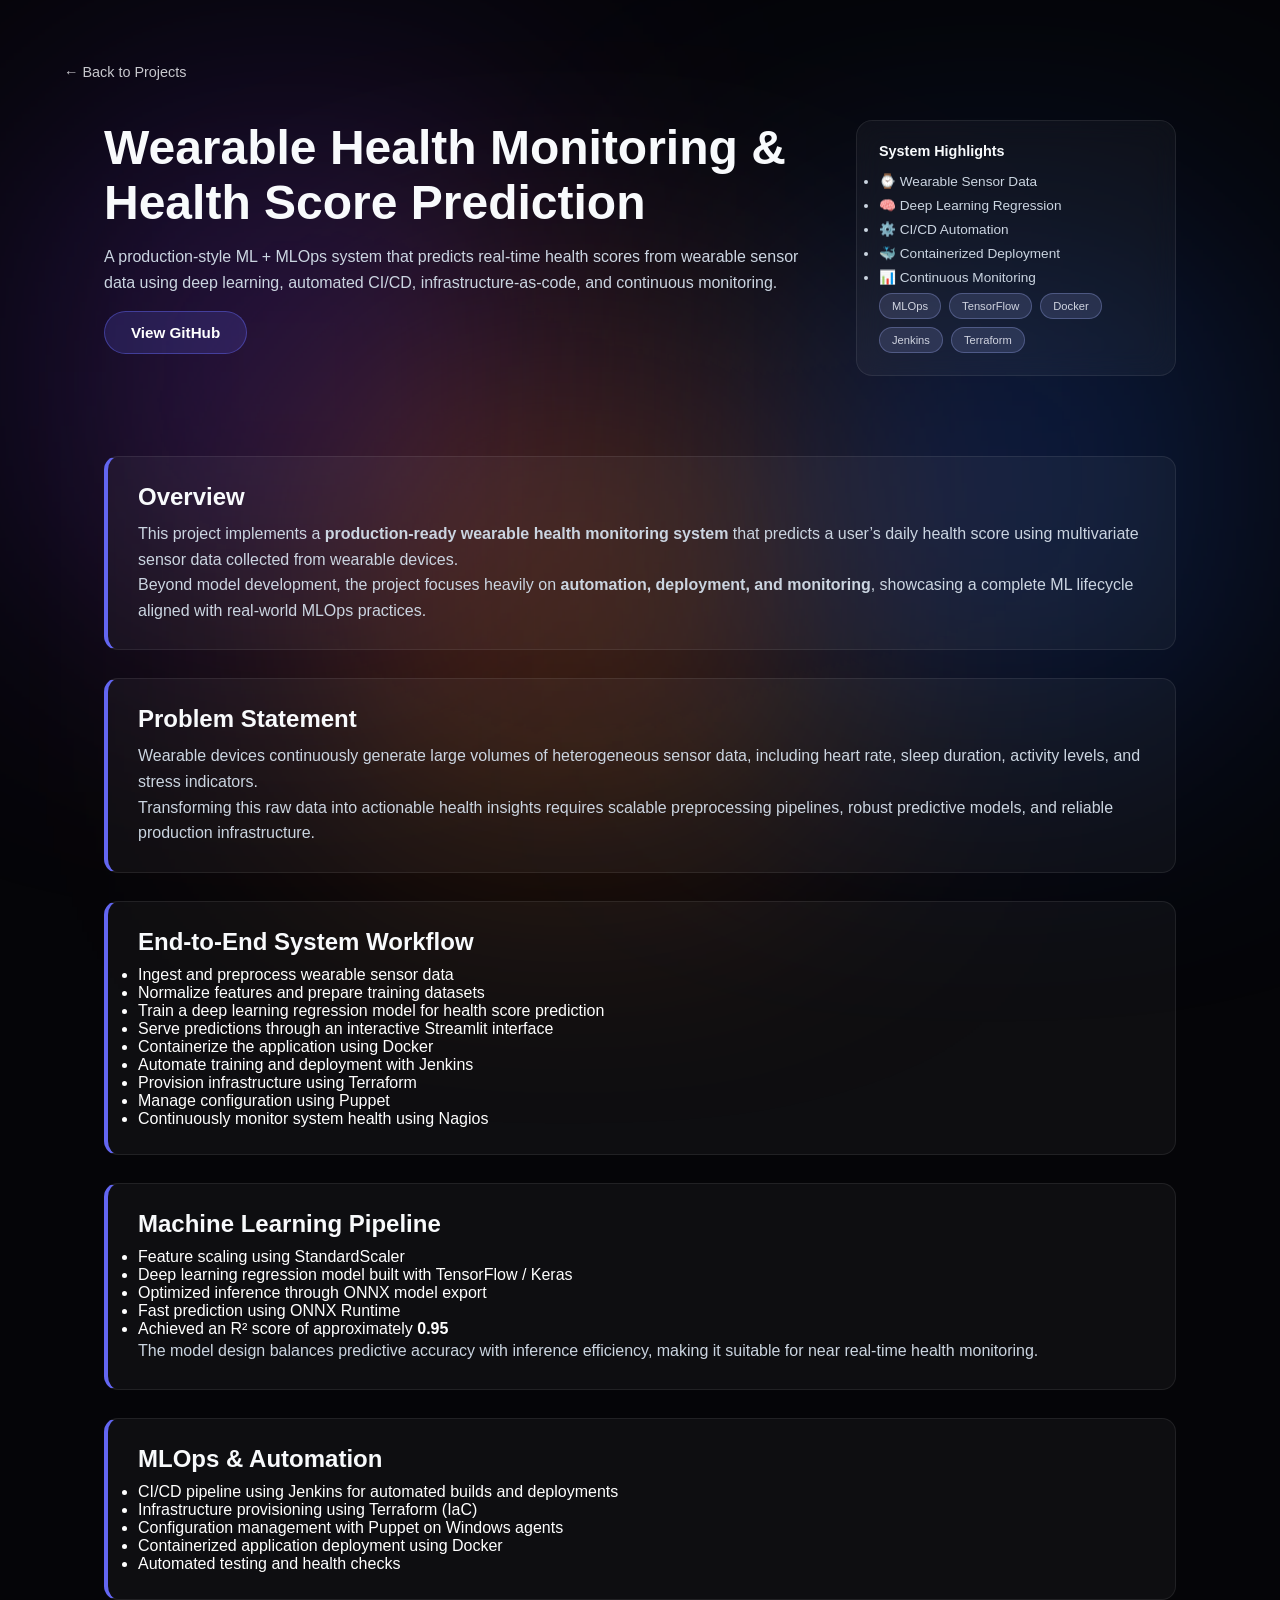
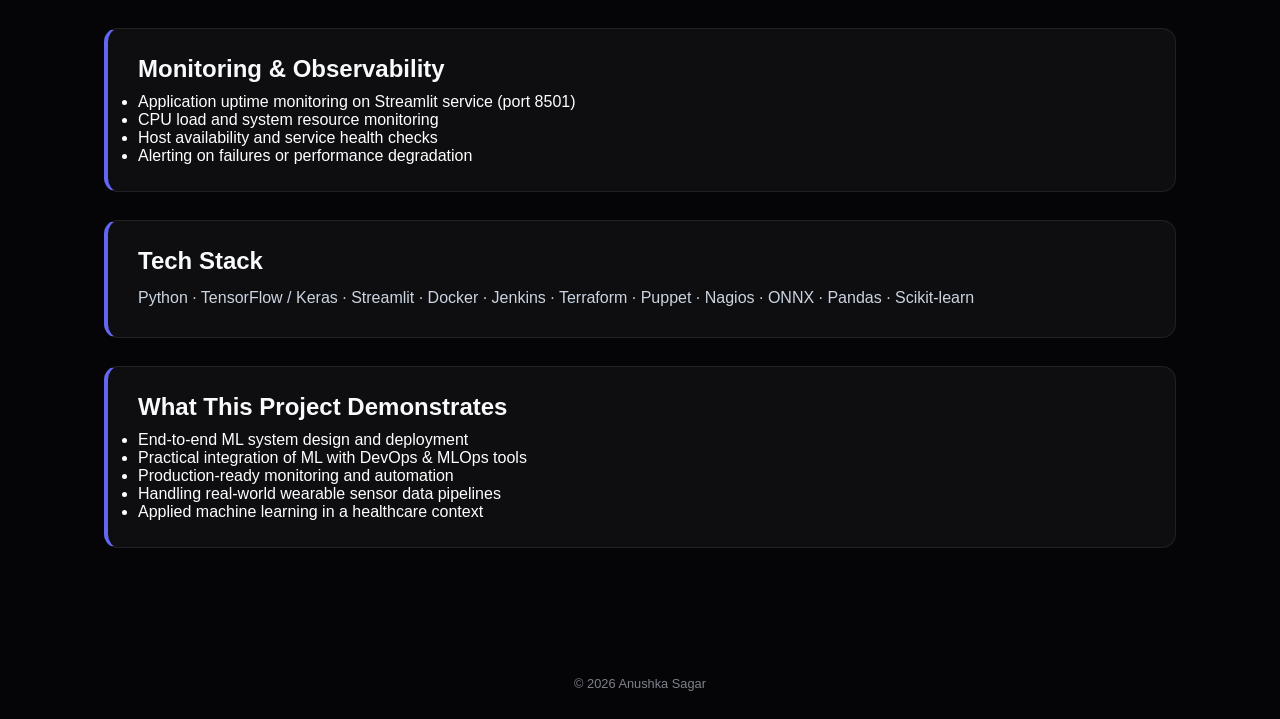
<file: projects/wearable-health.html>
<!DOCTYPE html>
<html lang="en">
<head>
  <meta charset="UTF-8" />
  <meta name="viewport" content="width=device-width, initial-scale=1.0"/>
  <title>Wearable Health Monitoring System | Anushka Sagar</title>

  <link rel="stylesheet" href="../style.css" />
</head>
<body>

<!-- BACKGROUND GLOW -->
<div class="glow-bg">
  <div class="blob purple"></div>
  <div class="blob orange"></div>
  <div class="blob blue"></div>
</div>

<!-- TOP NAV -->
<header class="project-nav">
  <a href="../projects.html" class="back-link">← Back to Projects</a>
</header>

<!-- HERO -->
<section class="project-hero">
  <div class="project-hero-layout">

    <!-- LEFT -->
    <div class="project-hero-main">
      <h1>Wearable Health Monitoring & Health Score Prediction</h1>

      <p class="project-tagline">
        A production-style ML + MLOps system that predicts real-time health scores
        from wearable sensor data using deep learning, automated CI/CD,
        infrastructure-as-code, and continuous monitoring.
      </p>

      <a
        href="https://github.com/051821/wearable-health-monitor"
        target="_blank"
        class="btn github-btn"
      >
        View GitHub
      </a>
    </div>

    <!-- RIGHT PANEL -->
    <div class="project-side-panel">
      <h4>System Highlights</h4>
      <ul>
        <li>⌚ Wearable Sensor Data</li>
        <li>🧠 Deep Learning Regression</li>
        <li>⚙️ CI/CD Automation</li>
        <li>🐳 Containerized Deployment</li>
        <li>📊 Continuous Monitoring</li>
      </ul>

      <div class="tech-tags">
        <span>MLOps</span>
        <span>TensorFlow</span>
        <span>Docker</span>
        <span>Jenkins</span>
        <span>Terraform</span>
      </div>
    </div>

  </div>
</section>

<!-- CONTENT -->
<main class="project-content">

  <section class="project-card">
    <h2>Overview</h2>
    <p>
      This project implements a <strong>production-ready wearable health monitoring
      system</strong> that predicts a user’s daily health score using multivariate
      sensor data collected from wearable devices.
    </p>

    <p>
      Beyond model development, the project focuses heavily on
      <strong>automation, deployment, and monitoring</strong>, showcasing a complete
      ML lifecycle aligned with real-world MLOps practices.
    </p>
  </section>

  <section class="project-card">
    <h2>Problem Statement</h2>
    <p>
      Wearable devices continuously generate large volumes of heterogeneous sensor
      data, including heart rate, sleep duration, activity levels, and stress indicators.
    </p>

    <p>
      Transforming this raw data into actionable health insights requires
      scalable preprocessing pipelines, robust predictive models,
      and reliable production infrastructure.
    </p>
  </section>

  <section class="project-card">
    <h2>End-to-End System Workflow</h2>
    <ul>
      <li>Ingest and preprocess wearable sensor data</li>
      <li>Normalize features and prepare training datasets</li>
      <li>Train a deep learning regression model for health score prediction</li>
      <li>Serve predictions through an interactive Streamlit interface</li>
      <li>Containerize the application using Docker</li>
      <li>Automate training and deployment with Jenkins</li>
      <li>Provision infrastructure using Terraform</li>
      <li>Manage configuration using Puppet</li>
      <li>Continuously monitor system health using Nagios</li>
    </ul>
  </section>

  <section class="project-card">
    <h2>Machine Learning Pipeline</h2>
    <ul>
      <li>Feature scaling using StandardScaler</li>
      <li>Deep learning regression model built with TensorFlow / Keras</li>
      <li>Optimized inference through ONNX model export</li>
      <li>Fast prediction using ONNX Runtime</li>
      <li>Achieved an R² score of approximately <strong>0.95</strong></li>
    </ul>

    <p>
      The model design balances predictive accuracy with inference efficiency,
      making it suitable for near real-time health monitoring.
    </p>
  </section>

  <section class="project-card">
    <h2>MLOps & Automation</h2>
    <ul>
      <li>CI/CD pipeline using Jenkins for automated builds and deployments</li>
      <li>Infrastructure provisioning using Terraform (IaC)</li>
      <li>Configuration management with Puppet on Windows agents</li>
      <li>Containerized application deployment using Docker</li>
      <li>Automated testing and health checks</li>
    </ul>
  </section>

  <section class="project-card">
    <h2>Monitoring & Observability</h2>
    <ul>
      <li>Application uptime monitoring on Streamlit service (port 8501)</li>
      <li>CPU load and system resource monitoring</li>
      <li>Host availability and service health checks</li>
      <li>Alerting on failures or performance degradation</li>
    </ul>
  </section>

  <section class="project-card">
    <h2>Tech Stack</h2>
    <p>
      Python · TensorFlow / Keras · Streamlit · Docker · Jenkins ·
      Terraform · Puppet · Nagios · ONNX · Pandas · Scikit-learn
    </p>
  </section>

  <section class="project-card">
    <h2>What This Project Demonstrates</h2>
    <ul>
      <li>End-to-end ML system design and deployment</li>
      <li>Practical integration of ML with DevOps & MLOps tools</li>
      <li>Production-ready monitoring and automation</li>
      <li>Handling real-world wearable sensor data pipelines</li>
      <li>Applied machine learning in a healthcare context</li>
    </ul>
  </section>

</main>

<footer>
  <p>© 2026 Anushka Sagar</p>
</footer>

</body>
</html>
</file>
<file: style.css>
/* =====================================================
   RESET & BASE
===================================================== */
* {
  margin: 0;
  padding: 0;
  box-sizing: border-box;
}

html {
  scroll-behavior: smooth;
}

body {
  font-family: 'Inter', sans-serif;
  background: #050508;
  color: #d0d4e0;
  overflow-x: hidden;
  position: relative;
}

/* =========================================
   MULTICOLOUR NAME GRADIENT
========================================= */

.gradient-name {
  background: linear-gradient(
    90deg,
    #60a5fa,   /* blue */
    #818cf8,   /* indigo */
    #a78bfa,   /* violet */
    #f472b6,   /* pink */
    #fb7185    /* rose */
  );

  background-size: 300% 300%;
  -webkit-background-clip: text;
  -webkit-text-fill-color: transparent;
  background-clip: text;

  animation: gradientFlow 8s ease infinite;
}

/* Smooth animated flow */
@keyframes gradientFlow {
  0%   { background-position: 0% 50%; }
  50%  { background-position: 100% 50%; }
  100% { background-position: 0% 50%; }
}

/* PRIMARY CTA – EXPLORE WORK */
.btn.primary {
  background: #ffffff;
  color: #111827;
  box-shadow: 0 0 0 rgba(0,0,0,0);
}

.btn.primary:hover {
  transform: translateY(-4px);
  box-shadow:
    0 14px 40px rgba(255,255,255,0.25),
    0 0 0 6px rgba(255,255,255,0.08);
}
/* =========================================
   LET'S TALK BUTTON (GHOST STYLE)
========================================= */

.talk-btn {
  color: #c7d2fe;
  border: 1px solid rgba(129,140,248,0.45);
  background: transparent;
  padding: 12px 28px;
  border-radius: 999px;
  font-weight: 600;
  letter-spacing: 0.3px;
  transition: all 0.3s ease;
}

/* Hover effect */
.talk-btn:hover {
  background: rgba(129,140,248,0.15);
  color: #ffffff;
  transform: translateY(-2px);
  box-shadow: 0 8px 30px rgba(129,140,248,0.35);
}

/* SECONDARY CTA – LET’S TALK */
.hero-actions a:not(.btn),
.ghost-link {
  position: relative;
  font-weight: 600;
  color: #a5b4fc;
  transition: all 0.3s ease;
}

/* underline slide-in */
.hero-actions a:not(.btn)::after,
.ghost-link::after {
  content: "";
  position: absolute;
  left: 0;
  bottom: -6px;
  width: 0;
  height: 2px;
  background: linear-gradient(90deg, #a5b4fc, #f0abfc);
  transition: width 0.3s ease;
}

.hero-actions a:not(.btn):hover {
  color: #ffffff;
  transform: translateY(-2px);
}

.hero-actions a:not(.btn):hover::after {
  width: 100%;
}
/* Boost torch glow on hover targets */
.btn:hover ~ .cursor-glow,
.hero-actions a:hover ~ .cursor-glow {
  opacity: 1;
}

/* REMOVE ALL UNDERLINES */
a,
a:hover,
a:focus {
  text-decoration: none !important;
}

/* =====================================================
   BACKGROUND GLOW BLOBS
===================================================== */
.glow-bg {
  position: fixed;
  inset: 0;
  z-index: 0;
  pointer-events: none;
}

.blob {
  position: absolute;
  width: 420px;
  height: 420px;
  filter: blur(140px);
  opacity: 0.35;
  animation: float 18s infinite alternate ease-in-out;
}

.purple { background: #7c3aed; top: 18%; left: 6%; }
.orange { background: #f97316; bottom: 12%; left: 28%; }
.blue   { background: #2563eb; top: 30%; right: 6%; }

@keyframes float {
  from { transform: translateY(0); }
  to   { transform: translateY(-60px); }
}

/* =====================================================
   CURSOR TORCH
===================================================== */
.cursor-glow {
  position: fixed;
  width: 600px;
  height: 600px;
  pointer-events: none;
  border-radius: 100%;
  background: radial-gradient(
    circle,
    rgba(99,102,241,0.22),
    rgba(99,102,241,0.12),
    transparent 70%
  );
  transform: translate(-50%, -50%);
  opacity: 0;
  transition: opacity 0.15s ease;
  z-index: 2;
}

/* =====================================================
   NAVBAR
===================================================== */
.navbar {
  position: fixed;
  top: 0;
  width: 100%;
  padding: 18px 64px;
  display: flex;
  justify-content: space-between;
  align-items: center;
  background: rgba(5,5,8,0.65);
  backdrop-filter: blur(12px);
  z-index: 10;
}

.navbar a {
  margin-left: 26px;
  color: #b8c0d9;
  font-weight: 500;
  transition: color 0.25s ease;
}

.navbar a:hover {
  color: #ffffff;
}

/* =====================================================
   HERO (HOME)
===================================================== */
.hero {
  min-height: 100vh;
  display: flex;
  align-items: center;
  padding: 0 64px;
  position: relative;
  z-index: 3;
}

.hero-content {
  max-width: 760px;
}

/* MULTICOLOR NAME */
.gradient-name {
  background: linear-gradient(
    90deg,
    #c7d2fe,
    #a5b4fc,
    #f0abfc,
    #fdba74
  );
  -webkit-background-clip: text;
  -webkit-text-fill-color: transparent;
  background-clip: text;
}

.hero-title {
  font-size: 5.6rem;
  font-weight: 900;
  line-height: 0.95;
  margin-bottom: 20px;
}

.hero-desc {
  font-size: 1.05rem;
  line-height: 1.6;
  color: #cbd5e1;
  max-width: 620px;
  margin-bottom: 28px;
}
/* =====================================================
   SECTION TITLES (Projects, About, etc.)
===================================================== */

.section-title {
  font-size: 2.6rem;
  font-weight: 700;
  margin-bottom: 14px;
  color: #f8fafc;
}

.section-title .last {
  color: #a5b4fc;
}

/* =====================================================
   BUTTONS
===================================================== */
.btn {
  display: inline-flex;
  align-items: center;
  justify-content: center;
  gap: 10px;
  padding: 12px 26px;
  border-radius: 999px;
  font-weight: 600;
  font-size: 0.95rem;
  transition: all 0.25s ease;
}

.primary {
  background: #ffffff;
  color: #111827;
}

.primary:hover {
  transform: translateY(-2px);
}

.github-btn {
  background: rgba(99,102,241,0.18);
  border: 1px solid rgba(99,102,241,0.45);
  color: #ffffff;
}

.github-btn:hover {
  background: rgba(99,102,241,0.32);
  transform: translateY(-2px);
  box-shadow: 0 10px 30px rgba(99,102,241,0.35);
}

/* =====================================================
   PROJECT LIST PAGE
===================================================== */
.projects-page {
  max-width: 1200px;
  margin: 0 auto;
  padding: 140px 64px 100px;
  position: relative;
  z-index: 3;
}

/* MULTICOLOR SECTION TITLE */
.gradient-title {
  background: linear-gradient(
    90deg,
    #e0e7ff,
    #a5b4fc,
    #f0abfc
  );
  -webkit-background-clip: text;
  -webkit-text-fill-color: transparent;
}

.projects-grid {
  margin-top: 56px;
  display: grid;
  grid-template-columns: repeat(auto-fit, minmax(320px, 1fr));
  gap: 28px;
}

/* PROJECT LIST CARD */
.project-list-card {
  background: rgba(255,255,255,0.045);
  border: 1px solid rgba(255,255,255,0.08);
  border-left: 4px solid #6366f1;
  border-radius: 18px;
  padding: 26px;
  transition: all 0.35s ease;
}

.project-list-card h3 {
  color: #f8fafc;
  margin-bottom: 8px;
}

.project-list-card p {
  color: #cbd5e1;
  line-height: 1.6;
}
.project-card p {
  color: rgba(255,255,255,0.85);
}
.project-list-card:hover {
  transform: translateY(-6px);
  background: rgba(255,255,255,0.08);
}
.project-card {
  color: #ffffff; /* base text white */
}
/* =====================================================
   PROJECT DETAIL HERO
===================================================== */
.back-link {
  position: absolute;
  top: 64px;
  left: 64px;
  font-size: 0.9rem;
  color: #e9eaee;
  opacity: 0.85;
  transition: all 0.25s ease;
}

.back-link:hover {
  opacity: 1;
  transform: translateX(-4px);
}

.project-hero {
  max-width: 1200px;
  margin: 0 auto;
  padding: 120px 64px 40px;
  position: relative;
  z-index: 3;
}

.project-hero-layout {
  display: grid;
  grid-template-columns: 1fr 320px;
  gap: 48px;
  align-items: start;
}

.project-hero-main h1 {
  font-size: 3rem;
  margin-bottom: 14px;
  color: #f8fafc;
}

.project-tagline {
  color: #cbd5e1;
  line-height: 1.6;
  margin-bottom: 16px;
}

/* =====================================================
   SIDE PANEL
===================================================== */
.project-side-panel {
  padding: 22px;
  background: rgba(255,255,255,0.04);
  border: 1px solid rgba(255,255,255,0.08);
  border-radius: 16px;
  backdrop-filter: blur(14px);
}

.project-side-panel h4 {
  font-size: 0.9rem;
  margin-bottom: 14px;
  color: #f8fafc;
}

.project-side-panel li {
  font-size: 0.85rem;
  margin-bottom: 8px;
  color: #cbd5e1;
}

.tech-tags {
  display: flex;
  flex-wrap: wrap;
  gap: 8px;
}

.tech-tags span {
  font-size: 0.7rem;
  padding: 6px 12px;
  border-radius: 999px;
  background: rgba(165,180,252,0.15);
  border: 1px solid rgba(165,180,252,0.3);
}

/* =====================================================
   PROJECT CONTENT CARDS
===================================================== */
.project-content {
  max-width: 1200px;
  margin: 40px auto 100px;
  padding: 0 64px;
  display: flex;
  flex-direction: column;
  gap: 28px;
}

.project-card {
  position: relative;
  padding: 26px 30px;
  background: rgba(255,255,255,0.04);
  border: 1px solid rgba(255,255,255,0.08);
  border-left: 4px solid #6366f1;
  border-radius: 14px;
  transition: all 0.35s ease;
}

.project-card:hover {
  transform: translateY(-6px);
  background: rgba(255,255,255,0.07);
  box-shadow: 0 18px 40px rgba(0,0,0,0.35);
}

.project-card h2 {
  color: #f8fafc;
  margin-bottom: 10px;
}

.project-card p {
  color: #cbd5e1;
  line-height: 1.6;
}

/* =====================================================
   FOOTER
===================================================== */
footer {
  text-align: center;
  padding: 28px;
  font-size: 0.8rem;
  opacity: 0.6;
}

/* =====================================================
   RESPONSIVE
===================================================== */
@media (max-width: 900px) {
  .project-hero-layout {
    grid-template-columns: 1fr;
  }

  .project-side-panel {
    margin-top: 24px;
  }
}

@media (max-width: 768px) {
  .navbar {
    padding: 16px 24px;
  }

  .hero {
    padding: 120px 24px 80px;
    min-height: auto;
  }

  .hero-title {
    font-size: 3.2rem;
  }

  .projects-page,
  .project-hero,
  .project-content {
    padding-left: 24px;
    padding-right: 24px;
  }

  .back-link {
    left: 24px;
    top: 56px;
  }
}

.gradient-name {
  background: linear-gradient(
    90deg,
    #60a5fa,   /* blue */
    #818cf8,   /* indigo */
    #a78bfa,   /* violet */
    #f472b6,   /* pink */
    #fb7185    /* rose */
  );

  background-size: 300% 300%;
  -webkit-background-clip: text;
  -webkit-text-fill-color: transparent;
  background-clip: text;

  animation: gradientFlow 8s ease infinite;
}

/* Smooth animated flow */
@keyframes gradientFlow {
  0%   { background-position: 0% 50%; }
  50%  { background-position: 100% 50%; }
  100% { background-position: 0% 50%; }
}


/* =========================
   CONTACT PAGE – PREMIUM
   SAME THEME AS INDEX
   ========================= */

.contact-hero {
  min-height: 90vh;
  display: grid;
  grid-template-columns: 1.2fr 0.8fr;
  align-items: center;
  padding: 80px 8%;
  gap: 80px;
}

/* =========================
   CURVED TEXT SECTION
   ========================= */

.contact-curve {
  position: relative;
  display: flex;
  justify-content: center;
  align-items: center;
}

.contact-curve svg {
  width: 100%;
  max-width: 520px;
}

/* Gradient text */
.contact-curve text {
  font-family: 'Playfair Display', serif;
  font-size: 32px;
  letter-spacing: 6px;
  font-weight: 600;
  fill: url(#contactGradient);
}

/* Center text */
.contact-subtext {
  position: absolute;
  text-align: center;
  font-size: 0.95rem;
  line-height: 1.6;
  color: rgba(255, 255, 255, 0.65);
  pointer-events: none;
}

/* =========================
   CONTACT INFO
   ========================= */

/* =========================
   CONTACT INFO – FIXED
   ========================= */

.contact-info {
  color: rgba(255, 255, 255, 0.9);
  max-width: 420px;
}

.contact-info h3 {
  font-size: 1.2rem;
  font-weight: 600;
  margin-bottom: 32px;
}

/* Each row */
.contact-item {
  display: flex;
  align-items: flex-start;
  gap: 16px;
  margin-bottom: 28px;
}

/* Icon */
.contact-item .icon {
  font-size: 1.2rem;
  line-height: 1;
  margin-top: 2px;
}

/* Label */
.contact-item .label {
  display: block;
  font-size: 0.7rem;
  letter-spacing: 0.12em;
  text-transform: uppercase;
  color: rgba(255, 255, 255, 0.55);
  margin-bottom: 6px;
}

/* Link text */
.contact-item a {
  font-size: 0.95rem;
  color: rgba(255, 255, 255, 0.92);
  text-decoration: none;
  line-height: 1.4;
  position: relative;
}

/* Subtle underline hover (same vibe as hero buttons) */
.contact-item a::after {
  content: "";
  position: absolute;
  left: 0;
  bottom: -4px;
  width: 0;
  height: 1px;
  background: linear-gradient(90deg, #6366f1, #22d3ee);
  transition: width 0.3s ease;
}

.contact-item a:hover::after {
  width: 100%;
}

/* =========================
   AURORA / HERO BACKGROUND
   ========================= */

.aurora-bg {
  position: fixed;
  inset: 0;
  z-index: -1;
  background:
    radial-gradient(60% 60% at 15% 30%, rgba(168, 85, 247, 0.35), transparent 60%),
    radial-gradient(50% 50% at 40% 70%, rgba(236, 72, 153, 0.25), transparent 60%),
    radial-gradient(60% 60% at 70% 40%, rgba(249, 115, 22, 0.25), transparent 65%),
    radial-gradient(70% 70% at 85% 60%, rgba(59, 130, 246, 0.35), transparent 65%),
    linear-gradient(180deg, #020617, #020617);
}

/* =========================
   RESPONSIVE
   ========================= */

@media (max-width: 900px) {
  .contact-hero {
    grid-template-columns: 1fr;
    text-align: center;
    gap: 60px;
  }

  .contact-subtext {
    position: static;
    margin-top: -30px;
  }
}
/* =====================================================
   ABOUT PAGE
===================================================== */

.about-page {
  max-width: 900px;
  margin: 0 auto;
  padding: 140px 64px 100px;
  position: relative;
  z-index: 3;
}

.about-hero {
  margin-bottom: 42px;
}

.about-intro {
  font-size: 1rem;
  line-height: 1.6;
  max-width: 640px;
  color: #cbd5e1;
}

.about-content p {
  margin-bottom: 22px;
  line-height: 1.7;
  color: rgba(255,255,255,0.88);
}
/* =====================================================
   ANIMATED ROBOT (REAL WALKING)
===================================================== */

/* ================= ROBOT CORE ================= */

.robot-wrapper {
  position: fixed;
  left: 0;
  top: 0;
  z-index: 6;
  pointer-events: none;
  will-change: transform;
}

/* Body bounce */
.robot {
  animation: bounce 1.1s ease-in-out infinite;
}

@keyframes bounce {
  0%,100% { transform: translateY(0); }
  50% { transform: translateY(-6px); }
}

/* Colors */
.robot-head { fill: #6366f1; }
.robot-body { fill: #4f46e5; }
.robot-eye  { fill: #e0e7ff; }
.robot-arm,
.robot-leg { fill: #a5b4fc; transform-origin: top center; }

/* Walking */
.walking .robot-leg.left {
  animation: leg 0.7s infinite alternate;
}
.walking .robot-leg.right {
  animation: leg 0.7s infinite alternate-reverse;
}
@keyframes leg {
  from { transform: rotate(10deg); }
  to   { transform: rotate(-10deg); }
}

.walking .robot-arm.left {
  animation: arm 0.7s infinite alternate-reverse;
}
.walking .robot-arm.right {
  animation: arm 0.7s infinite alternate;
}
@keyframes arm {
  from { transform: rotate(12deg); }
  to   { transform: rotate(-12deg); }
}

/* Jump */
.jump .robot {
  animation: jump 0.45s ease;
}
@keyframes jump {
  0% { transform: translateY(0); }
  50% { transform: translateY(-26px); }
  100% { transform: translateY(0); }
}

/* Mobile off */
@media (max-width: 768px) {
  .robot-wrapper { display: none; }
}



/* =====================================================
   RESPONSIVE
===================================================== */

@media (max-width: 768px) {
  .about-page {
    padding: 120px 24px 80px;
  }

  .ai-robot {
    display: none; /* hide robot on small screens */
  }
}
</file>
